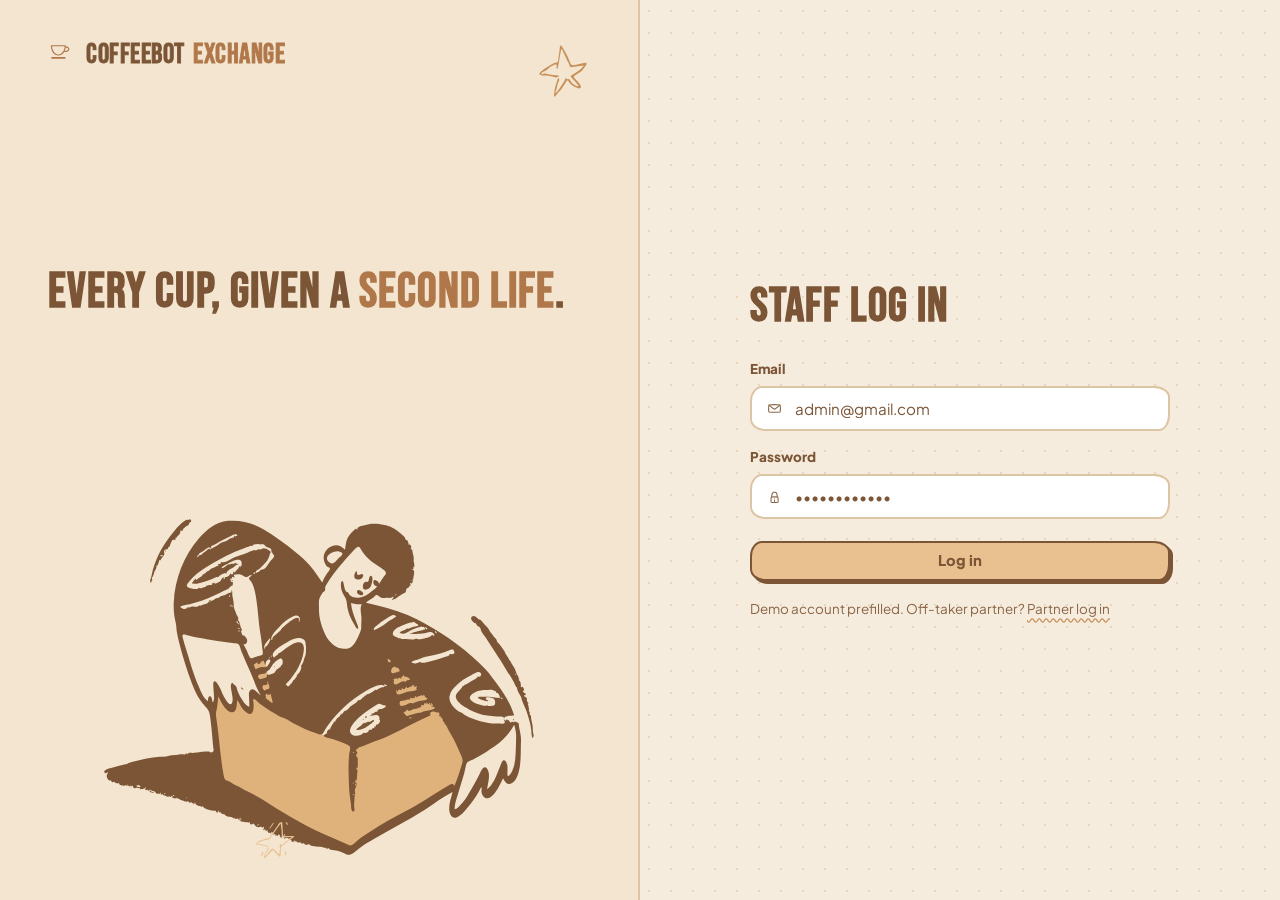
<file: admin/allocation.html>
<!DOCTYPE html>
<html lang="en">
<head>
<meta charset="UTF-8">
<meta name="viewport" content="width=device-width, initial-scale=1">
<title>Allocation — CoffeeBot Admin</title>
<link rel="stylesheet" href="../assets/css/style.css">
</head>
<body>
  <div id="navMount"></div>
  <main class="main">
    <header class="page-head">
      <div>
        <h1>Allocation</h1>
      </div>
      <div class="head-actions">
        <button class="btn-primary" id="approveAllBtn"><span id="icCheck"></span> Approve all</button>
      </div>
    </header>

    <div id="feedbackBar" style="display:none;"></div>

    <div class="kpis">
      <div class="kpi act"><div class="num" id="sPending">—</div><div class="lbl">Pending requests scored</div></div>
      <div class="kpi act"><div class="num" id="sFulfilled">—</div><div class="lbl">Fully fulfillable this week</div></div>
      <div class="kpi"><div class="num" id="sSupply">—</div><div class="lbl">Dry-ready supply this week (weather-adjusted)</div></div>
    </div>

    <div class="card">
      <div class="card-head">
        <h2>Ranked recommendation</h2>
        <span class="subtext">Scored on quantity, regularity and purpose. Edit an amount or reject a request, with a reason, before approving.</span>
      </div>
      <div class="table-wrap">
        <table class="data-table">
          <thead>
            <tr><th>#</th><th>Requester</th><th>Region</th><th class="num">Requested</th><th class="num">Allocate</th><th class="num">Score</th><th></th></tr>
          </thead>
          <tbody id="rankBody"></tbody>
        </table>
      </div>
    </div>

    <div class="card section-gap">
      <div class="card-head">
        <h2>Override log</h2>
        <span class="subtext">Approved amounts that differ from the recommendation, and rejections, with staff's reasons</span>
      </div>
      <div class="row-list" id="overrideLog"></div>
    </div>

    <div class="card section-gap">
      <div class="card-head">
        <h2>Learned scoring</h2>
        <span class="subtext">Points each purpose adds to a score. Gemini suggests changes from the override log; staff decide.</span>
      </div>
      <div id="weightSuggestions"></div>
      <div class="table-wrap">
        <table class="data-table">
          <thead><tr><th>Purpose</th><th class="num">Points</th><th>Last change</th><th></th></tr></thead>
          <tbody id="weightBody"></tbody>
        </table>
      </div>
    </div>

    <div id="aiMount" class="section-gap"></div>
  </main>
  <div id="footMount"></div>

  <script src="../assets/js/data.js"></script>
  <script src="../assets/js/app.js"></script>
  <script src="../assets/js/config.js"></script>
  <script src="../assets/js/weather.js"></script>
  <script src="../assets/js/ai.js"></script>
  <script src="../assets/js/alerts.js"></script>
  <script>
    const session = CBUI.requireAuth("admin");
    if (session) CB.ready().then(() => {
      CBUI.mount("#navMount", CBUI.topbar({ role: "admin", activePage: "allocation.html" }));
      CBUI.mount("#footMount", CBUI.footer({ role: "admin" }));
      document.getElementById("icCheck").innerHTML = CBUI.icon("check", "icon-sm");

      const esc = CBUI.esc;
      let result = CBAI.recommendAllocation();
      // The row staff are changing: { id, mode: "edit" | "reject" }.
      let editing = null;
      const isEditing = (d, mode) => editing && editing.id === d.id && (!mode || editing.mode === mode);

      // How the purpose was decided, so staff know which ones to double-check.
      function purposeTags(d) {
        const p = d.purposeInfo;
        const tags = [];
        if (p.source === "review") tags.push(`<span class="pill pending" title="Doesn't fit a category. Check before approving.">Needs review</span>`);
        if (p.source === "keywords") tags.push(`<span class="pill region" title="Sorted by keywords in the description. Generate an allocation review to let Gemini check it.">Sorted by keywords</span>`);
        if (p.source === "ai") tags.push(`<span class="pill ${p.benefit === "low" ? "declined" : p.benefit === "high" ? "accepted" : "pending"}" title="${esc(p.reason || "")}">AI: ${esc(p.benefit)} community benefit</span>`);
        return tags.length ? `<div class="alloc-tags">${tags.join("")}</div>` : "";
      }

      function allocateCell(d) {
        if (isEditing(d, "edit")) {
          return `<div class="alloc-edit"><input type="number" id="editKg" min="0" step="0.1" value="${d.recommendedKg}" aria-label="Kilograms to allocate"> kg</div>`;
        }
        if (d.edited) {
          return `${d.recommendedKg} kg<br><span class="alloc-why" title="${esc(d.editReason)}">edited (was ${d.ruleKg} kg)</span>`;
        }
        const why = d.fulfilled ? "" : d.recommendedKg > 0 ? "partial" : "waitlisted";
        return `${d.recommendedKg} kg${why ? `<br><span class="alloc-why">${why}</span>` : ""}`;
      }

      // Every change to the recommendation needs a reason, which goes into the override log.
      function reasonRow(d) {
        if (!isEditing(d)) {
          return d.edited ? `<tr class="alloc-reason-row"><td></td><td colspan="6" class="subtext">Reason for edit: ${esc(d.editReason)}</td></tr>` : "";
        }
        const reject = editing.mode === "reject";
        return `
          <tr class="alloc-reason-row"><td></td><td colspan="6">
            <div class="alloc-reason">
              <label for="editReason">${reject ? `Why reject ${esc(d.customer)}'s request?` : "Why change the amount?"}</label>
              <input type="text" id="editReason" maxlength="500" value="${reject ? "" : esc(d.editReason)}"
                placeholder="${reject ? "e.g. Personal use, not for the community" : "e.g. They only have storage for 2 kg"}">
              <button class="${reject ? "btn-danger" : "btn-primary"} btn-sm" data-${reject ? "confirm-reject" : "save"}="${d.id}">${reject ? "Reject request" : "Save"}</button>
              <button class="btn-secondary btn-sm" data-cancel="${d.id}">Cancel</button>
            </div>
          </td></tr>`;
      }

      function actionButtons(d) {
        if (isEditing(d)) return "";
        return `<button class="btn-primary btn-sm" data-approve="${d.id}">Approve</button>
          <button class="btn-secondary btn-sm" data-edit="${d.id}">Edit</button>
          ${d.edited ? `<button class="btn-secondary btn-sm" data-reset="${d.id}" title="Go back to the recommended amount">Reset</button>` : ""}
          <button class="btn-danger btn-sm" data-reject="${d.id}">Reject</button>`;
      }

      function render() {
        result = CBAI.recommendAllocation();
        const { decisions, supply } = result;

        document.getElementById("sPending").textContent = decisions.length;
        document.getElementById("sFulfilled").textContent = decisions.filter((d) => d.fulfilled).length;
        document.getElementById("sSupply").textContent = supply.toFixed(supply < 1 ? 2 : 1) + " kg";

        document.getElementById("rankBody").innerHTML = decisions.length
          ? decisions.map((d, i) => {
            const note = d.useCase && d.useCase !== d.purposeInfo.purpose.label ? ` · ${esc(d.useCase)}` : "";
            return `
            <tr>
              <td>${i + 1}</td>
              <td style="min-width:220px;"><strong>${esc(d.customer)}</strong>
                <div class="subtext" style="font-size:.78rem;">${esc(d.frequency)} · <strong>${esc(d.purposeInfo.purpose.label)}</strong>${note}</div>
                ${purposeTags(d)}</td>
              <td><span class="pill region">${esc(CB.regionName(d.region))}</span></td>
              <td class="num">${d.volumeKg} kg</td>
              <td class="num" style="font-weight:700;color:${d.fulfilled ? "var(--ok)" : "var(--warn)"};">${allocateCell(d)}</td>
              <td class="num">${d.score}</td>
              <td><div class="alloc-actions">${actionButtons(d)}</div></td>
            </tr>${reasonRow(d)}`;
          }).join("")
          : `<tr><td colspan="7" class="empty-note" style="text-align:center;padding:24px;">No pending requests — everything's been decided.</td></tr>`;

        const on = (attr, fn) => document.querySelectorAll(`[data-${attr}]`).forEach((b) =>
          b.addEventListener("click", () => fn(decisions.find((d) => d.id === b.getAttribute(`data-${attr}`)))));
        const open = (d, mode) => { editing = { id: d.id, mode }; render(); };
        on("approve", approveOne);
        on("edit", (d) => { open(d, "edit"); document.getElementById("editKg")?.select(); });
        on("reject", (d) => { open(d, "reject"); document.getElementById("editReason")?.focus(); });
        on("cancel", () => { editing = null; render(); });
        on("reset", (d) => { CBAI.setAllocationEdit(d.id, null); render(); });
        on("save", saveEdit);
        on("confirm-reject", rejectOne);
        ["editKg", "editReason"].forEach((id) => document.getElementById(id)?.addEventListener("keydown", (e) => {
          const d = decisions.find((x) => editing && x.id === editing.id);
          if (e.key === "Enter") (editing.mode === "reject" ? rejectOne : saveEdit)(d);
          if (e.key === "Escape") { editing = null; render(); }
        }));

        renderLog();
        renderWeights();
      }

      // Suggestions staff dismissed, as "purposeId:points", so they stay hidden here.
      const DISMISS_KEY = "coffeebot_weight_dismissed_v1";
      function dismissed() {
        try {
          return JSON.parse(localStorage.getItem(DISMISS_KEY) || "[]");
        } catch (e) {
          return [];
        }
      }
      function dismiss(s) {
        try {
          localStorage.setItem(DISMISS_KEY, JSON.stringify([...dismissed(), s.purposeId + ":" + s.suggestedPoints]));
        } catch (e) {}
        render();
      }

      function changeWeight(purposeId, points, reason, source) {
        CB.addWeightChange({
          purpose: purposeId, points, previousPoints: CB.purposePoints(purposeId),
          reason, source, createdAt: Date.now(),
        }).then(() => {
          showFeedback(`${esc(CB.purposeById(purposeId).label)} now adds ${points} points. Scores are updated.`);
          render();
        }).catch((err) => CBUI.toast("Couldn't change the scoring: " + err.message));
      }

      function renderWeights() {
        const hidden = dismissed();
        const suggestions = CBAI.weightSuggestions().filter((s) => !hidden.includes(s.purposeId + ":" + s.suggestedPoints));
        document.getElementById("weightSuggestions").innerHTML = suggestions.map((s, i) => {
          const now = CB.purposePoints(s.purposeId);
          return `
            <div class="weight-suggestion">
              <div>
                <strong>Gemini suggests ${esc(CB.purposeById(s.purposeId).label)}: ${now} → ${s.suggestedPoints} points</strong>
                <div class="subtext">${esc(s.reason)}</div>
              </div>
              <div class="alloc-actions">
                <button class="btn-primary btn-sm" data-apply-weight="${i}">Apply</button>
                <button class="btn-secondary btn-sm" data-dismiss-weight="${i}">Dismiss</button>
              </div>
            </div>`;
        }).join("");

        document.getElementById("weightBody").innerHTML = CB.PURPOSES.map((p) => {
          const points = CB.purposePoints(p.id);
          const last = CB.lastWeightChange(p.id);
          return `
            <tr>
              <td>${esc(p.label)}</td>
              <td class="num"><strong>${points}</strong>${points !== p.points ? `<br><span class="alloc-why">default ${p.points}</span>` : ""}</td>
              <td class="subtext" style="font-size:.82rem;">${last
                ? `${last.previousPoints} → ${last.points} · ${last.source === "ai" ? "Gemini suggestion, applied by staff" : "Staff"} · ${CB.fmtDate(last.createdAt)}<br>“${esc(last.reason)}”`
                : "Default"}</td>
              <td>${points !== p.points ? `<button class="btn-secondary btn-sm" data-reset-weight="${p.id}">Reset</button>` : ""}</td>
            </tr>`;
        }).join("");

        document.querySelectorAll("[data-apply-weight]").forEach((b) => b.addEventListener("click", () => {
          const s = suggestions[b.dataset.applyWeight];
          changeWeight(s.purposeId, s.suggestedPoints, s.reason, "ai");
        }));
        document.querySelectorAll("[data-dismiss-weight]").forEach((b) => b.addEventListener("click", () => dismiss(suggestions[b.dataset.dismissWeight])));
        document.querySelectorAll("[data-reset-weight]").forEach((b) => b.addEventListener("click", () => {
          const p = CB.purposeById(b.dataset.resetWeight);
          changeWeight(p.id, p.points, "Reset to the default", "staff");
        }));
      }

      function reasonValue() {
        const reason = document.getElementById("editReason").value.trim();
        if (!reason) {
          CBUI.toast("Add a reason. It goes into the override log.");
          document.getElementById("editReason").focus();
        }
        return reason;
      }

      function saveEdit(d) {
        const kg = parseFloat(document.getElementById("editKg").value);
        if (!(kg >= 0)) return CBUI.toast("Enter an amount of 0 kg or more.");
        const reason = reasonValue();
        if (!reason) return;
        CBAI.setAllocationEdit(d.id, Math.round(kg * 100) / 100, reason);
        editing = null;
        render();
      }

      function renderLog() {
        const log = (CB.getState().overrides || []).slice(0, 10);
        document.getElementById("overrideLog").innerHTML = log.length
          ? log.map((o) => `
            <div class="row">
              <div class="row-main">
                <div class="title">${esc(o.customer)} · ${o.action === "rejected"
                  ? `rejected (recommended ${o.recommendedKg} kg)`
                  : `${o.allocatedKg} kg approved, recommended ${o.recommendedKg} kg`}</div>
                <div class="meta">“${esc(o.reason)}”</div>
                <div class="meta">${esc(o.purpose)} · ${o.requestedKg} kg requested · ${CB.fmtDate(o.createdAt)}</div>
              </div>
              <span class="pill ${o.action === "rejected" ? "declined" : "pending"}">${o.action}</span>
            </div>`).join("")
          : '<div class="empty-note">No overrides yet. Edited amounts and rejections show up here once they are approved or rejected.</div>';
      }

      // One log entry per decision that differed from the rules. Saved one at a
      // time so each gets its own id.
      function logOverrides(entries) {
        return entries.reduce((p, o) => p.then(() => CB.addOverride({ ...o, createdAt: Date.now() })), Promise.resolve());
      }
      const overrideEntry = (d, action, allocatedKg, reason) => ({
        requestId: d.id, customer: d.customer, purpose: d.purposeInfo.purpose.label, action,
        requestedKg: d.volumeKg, recommendedKg: d.ruleKg, allocatedKg, reason,
      });
      const logFailed = (err) => CBUI.toast("Saved, but the override log couldn't be updated: " + err.message);

      function showFeedback(msg) {
        const bar = document.getElementById("feedbackBar");
        bar.className = "feedback-bar";
        bar.innerHTML = CBUI.icon("check", "icon-sm") + msg;
        bar.style.display = "flex";
        setTimeout(() => (bar.style.display = "none"), 4000);
      }

      // Approving saves the amount allocated with the request, so the partner
      // sees it, and logs any edited amount with its reason.
      function approve(decisions) {
        const ids = decisions.map((d) => d.id);
        const kg = Object.fromEntries(decisions.map((d) => [d.id, d.recommendedKg]));
        return CB.setRequestStatus(ids, "accepted", kg).then(() => {
          ids.forEach((id) => CBAI.setAllocationEdit(id, null));
          return logOverrides(decisions.filter((d) => d.edited)
            .map((d) => overrideEntry(d, "edited", d.recommendedKg, d.editReason))).catch(logFailed);
        });
      }

      function approveOne(d) {
        approve([d]).then(() => {
          showFeedback(`${d.recommendedKg} kg approved for ${esc(d.customer)}.`);
          render();
        }).catch((err) => CBUI.toast("Couldn't approve: " + err.message));
      }

      function rejectOne(d) {
        const reason = reasonValue();
        if (!reason) return;
        CB.setRequestStatus([d.id], "declined").then(() => {
          CBAI.setAllocationEdit(d.id, null);
          editing = null;
          showFeedback(`Request from ${esc(d.customer)} rejected.`);
          return logOverrides([overrideEntry(d, "rejected", 0, reason)]).catch(logFailed);
        }).then(render).catch((err) => CBUI.toast("Couldn't reject: " + err.message));
      }

      document.getElementById("approveAllBtn").addEventListener("click", () => {
        const pending = new Set(CB.getState().requests.filter((r) => r.status === "pending").map((r) => r.id));
        const decisions = result.decisions.filter((d) => pending.has(d.id));
        approve(decisions).then(() => {
          if (decisions.length) showFeedback(`${decisions.length} request${decisions.length > 1 ? "s" : ""} approved for this week's allocation.`);
          render();
        }).catch((err) => CBUI.toast("Couldn't approve: " + err.message));
      });

      render();
      // New partner requests show up when you return to the tab.
      document.addEventListener("cb:synced", render);
      // Allocation draws on weather-adjusted supply, so redo it once a fresh forecast arrives.
      CBWeather.load().then(render).catch(() => {});

      CBUI.aiGenerator({
        container: "#aiMount",
        task: "allocation",
        title: "Allocation review",
        buttonLabel: "Generate",
        // Gemini sorts "Others" purposes, which changes the scores.
        onGenerated: render,
      });
    });
  </script>
</body>
</html>
</file>
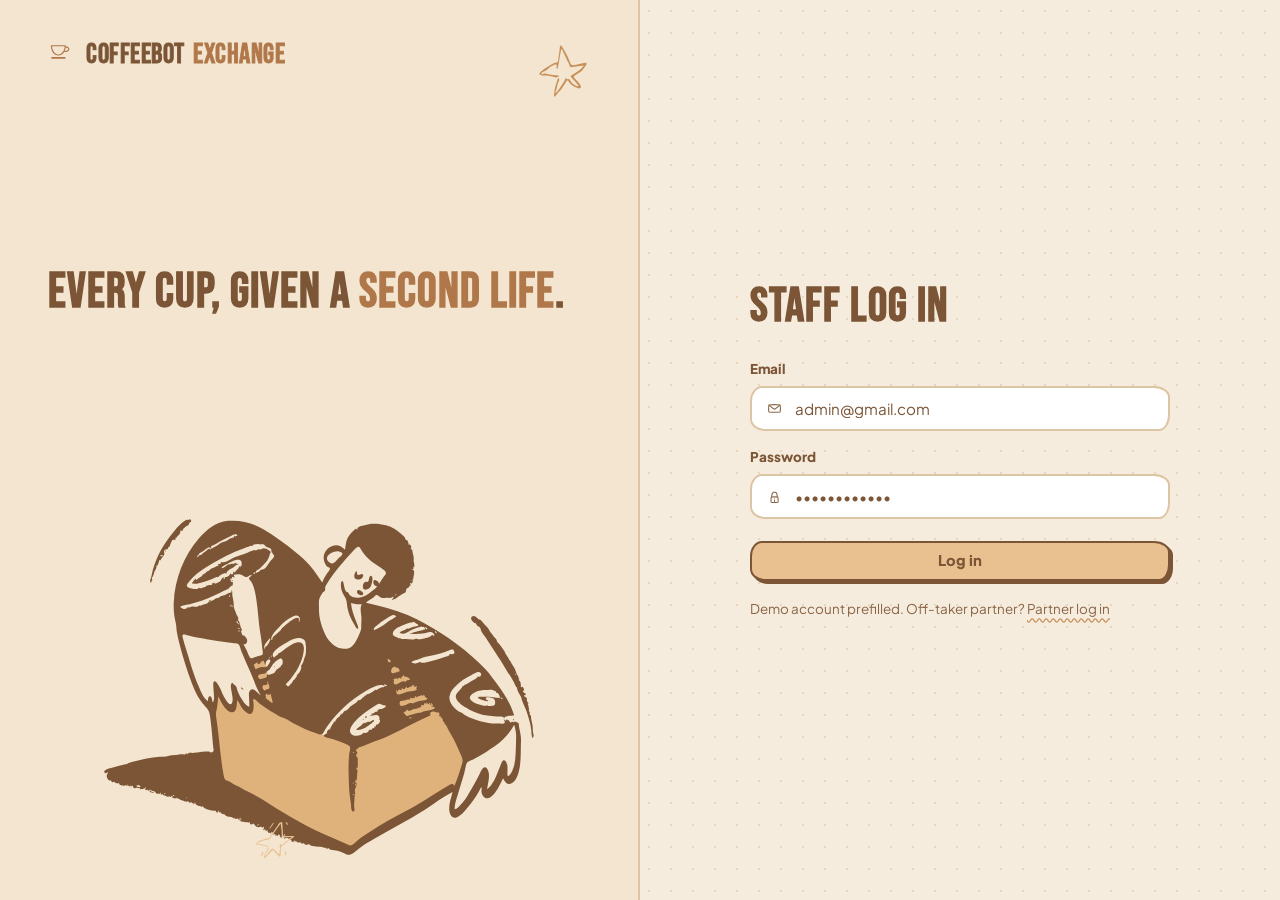
<file: admin/forecast.html>
<!DOCTYPE html>
<html lang="en">
<head>
<meta charset="UTF-8">
<meta name="viewport" content="width=device-width, initial-scale=1">
<title>Forecast — CoffeeBot Admin</title>
<link rel="stylesheet" href="../assets/css/style.css">
</head>
<body>
  <div id="navMount"></div>
  <main class="main">
    <header class="page-head">
      <div>
        <h1>Forecast</h1>
      </div>
      <div class="head-actions">
        <a class="btn-primary" href="allocation.html">Plan this week's allocation <span id="icArrow"></span></a>
      </div>
    </header>

    <div class="kpis">
      <div class="kpi"><div class="num" id="sWet">—</div><div class="lbl">Wet grounds coming in (7 days)</div></div>
      <div class="kpi"><div class="num" id="sDry">—</div><div class="lbl">Dry-ready to hand over (weather-adjusted)</div></div>
      <div class="kpi info"><div class="num" id="sPoor">—</div><div class="lbl">Poor drying days ahead</div></div>
      <div class="kpi info"><div class="num" id="sPeak">—</div><div class="lbl">Highest-supply region</div></div>
    </div>

    <div class="tabs" role="tablist">
      <button type="button" class="tab" role="tab" data-tab="supply">Supply</button>
      <button type="button" class="tab" role="tab" data-tab="weather">Drying weather</button>
      <button type="button" class="tab" role="tab" data-tab="accuracy">Accuracy</button>
      <button type="button" class="tab" role="tab" data-tab="ai">AI read</button>
    </div>

    <section data-panel="supply" class="layout-1-1 even">
      <div class="card">
        <div class="card-head">
          <h2>Intake vs. dry-ready</h2>
          <span class="subtext">kg per day, all regions</span>
        </div>
        <div id="forecastChart"></div>
        <div class="legend">
          <span><i style="background:var(--predicted);"></i>Wet intake</span>
          <span><i style="background:var(--caramel);"></i>Dry-ready (after drying &amp; weather)</span>
        </div>
      </div>

      <div class="card">
        <div class="card-head">
          <h2>By region this week</h2>
          <span class="subtext">wet in → dry out</span>
        </div>
        <div id="regionRows"></div>
      </div>
    </section>

    <section data-panel="weather" id="weatherMount"></section>

    <section data-panel="accuracy" class="layout-1-1 even">
      <div class="card">
        <div class="card-head">
          <h2>Forecast accuracy</h2>
          <span class="subtext">Predicted vs. actual wet kg, last 6 weeks</span>
        </div>
        <div id="accuracyChart"></div>
        <div class="legend">
          <span><i style="background:var(--predicted);"></i>Predicted</span>
          <span><i style="background:var(--caramel);"></i>Actual</span>
        </div>
      </div>

      <div class="card">
        <div class="card-head"><h2>How the numbers work</h2></div>
        <ul class="ai-list" id="method"></ul>
        <div class="card-doodle" id="methodDoodle" style="max-width:170px;margin:12px auto 0;"></div>
      </div>
    </section>

    <section data-panel="ai" id="aiMount"></section>
  </main>
  <div id="footMount"></div>

  <script src="../assets/js/data.js"></script>
  <script src="../assets/js/app.js"></script>
  <script src="../assets/js/config.js"></script>
  <script src="../assets/js/weather.js"></script>
  <script src="../assets/js/ai.js"></script>
  <script src="../assets/js/alerts.js"></script>
  <script>
    const session = CBUI.requireAuth("admin");
    if (session) CB.ready().then(() => {
      CBUI.mount("#navMount", CBUI.topbar({ role: "admin", activePage: "forecast.html" }));
      CBUI.mount("#footMount", CBUI.footer({ role: "admin" }));
      document.getElementById("icArrow").innerHTML = CBUI.icon("arrow", "icon-sm");

      const A = CB.ASSUMPTIONS;
      const sum = (arr) => arr.reduce((a, b) => a + b, 0);
      const kg = (n) => (n < 1 ? n.toFixed(2) : n.toFixed(1)) + " kg";

      function render() {
        const wet = CBAI.forecastByRegion(7);
        const dry = CBAI.dryForecastByRegion(7);
        const wetDaily = wet[0].values.map((_, i) => sum(wet.map((f) => f.values[i])));
        const dryDaily = dry[0].values.map((_, i) => sum(dry.map((f) => f.values[i])));
        const weather = CBWeather.cached();
        const labels = wetDaily.map((_, i) => i === 0 ? "Today" :
          new Date(Date.now() + i * 86400000).toLocaleDateString("en-SG", { weekday: "short" }));

        document.getElementById("sWet").textContent = kg(sum(wetDaily));
        document.getElementById("sDry").textContent = kg(sum(dryDaily));
        document.getElementById("sPoor").textContent = weather ? weather.filter((d) => d.rating === "poor").length + " of 7" : "—";
        const peak = wet.reduce((best, f) => (!best || sum(f.values) > sum(best.values) ? f : best), null);
        document.getElementById("sPeak").textContent = peak.region.name;

        CBUI.barChart({
          container: "#forecastChart",
          labels,
          series: [
            { values: wetDaily.map((v) => +v.toFixed(2)), color: "var(--predicted)" },
            { values: dryDaily.map((v) => +v.toFixed(2)), color: "var(--caramel)" },
          ],
          height: 240,
          formatY: (v) => v + "kg",
        });

        const maxWet = Math.max(...wet.map((f) => sum(f.values)));
        document.getElementById("regionRows").innerHTML = wet.map((f, i) => {
          const w = sum(f.values), d = sum(dry[i].values);
          return `
            <div class="bar-row">
              <div class="flex-between"><span>${f.region.name} <span class="subtext" style="font-size:.78rem;">${f.region.location}</span></span>
                <strong>${kg(w)} → ${kg(d)}</strong></div>
              <div class="bar-track"><div class="bar-fill" style="width:${Math.round((d / maxWet) * 100)}%;"></div></div>
            </div>`;
        }).join("") + CB.REGIONS.filter((r) => !r.collectable).map((r) =>
          `<p class="subtext" style="font-size:.82rem;margin-top:12px;">${r.name}: ${r.note}</p>`).join("");
      }
      render();

      CBWeather.card("#weatherMount", { title: "Drying weather", onUpdate: render });

      document.getElementById("method").innerHTML = [
        `Each coffee cup leaves ~${A.gramsPerCoffeeCup}g of wet grounds; about ${Math.round(A.coffeeShareOfBeverages * 100)}% of drinks sold are coffee.`,
        `Wet intake comes from recent collections (trend + 7-day average), split by each site's cups per month.`,
        `Drying leaves ${A.dryGramsPerCup.min}–${A.dryGramsPerCup.max}g per cup, so dry-ready ≈ ${Math.round(CB.DRY_RATIO * 100)}% of the wet weight.`,
        `Grounds rest ${A.restDays.min}–${A.restDays.max} days first. Each day then dries at 100% (good), 60% (fair) or 30% (poor) based on rain and humidity.`,
      ].map((t) => `<li>${t}</li>`).join("");
      document.getElementById("methodDoodle").innerHTML = CBUI.doodle("sitting-reading");

      // 6-week accuracy chart — illustrative predicted-vs-actual pairs at the
      // scale of the four collection sites (~3–4 kg wet a week).
      const weeks = ["Wk -6", "Wk -5", "Wk -4", "Wk -3", "Wk -2", "Last wk"];
      const predicted = [3.6, 3.9, 3.5, 4.1, 3.8, 4.0];
      const actual =    [3.4, 4.0, 3.7, 3.9, 4.1, 3.9];
      const renderAccuracy = () => CBUI.barChart({
        container: "#accuracyChart",
        labels: weeks,
        series: [
          { values: predicted, color: "var(--predicted)" },
          { values: actual, color: "var(--caramel)" },
        ],
        height: 240,
        formatY: (v) => v + "kg",
      });

      CBUI.aiGenerator({
        container: "#aiMount",
        task: "forecast",
        title: "Forecast read",
        buttonLabel: "Generate",
      });

      CBUI.tabs({ onShow: (tab) => {
        if (tab === "supply") render();
        if (tab === "accuracy") renderAccuracy();
      } });
    });
  </script>
</body>
</html>
</file>
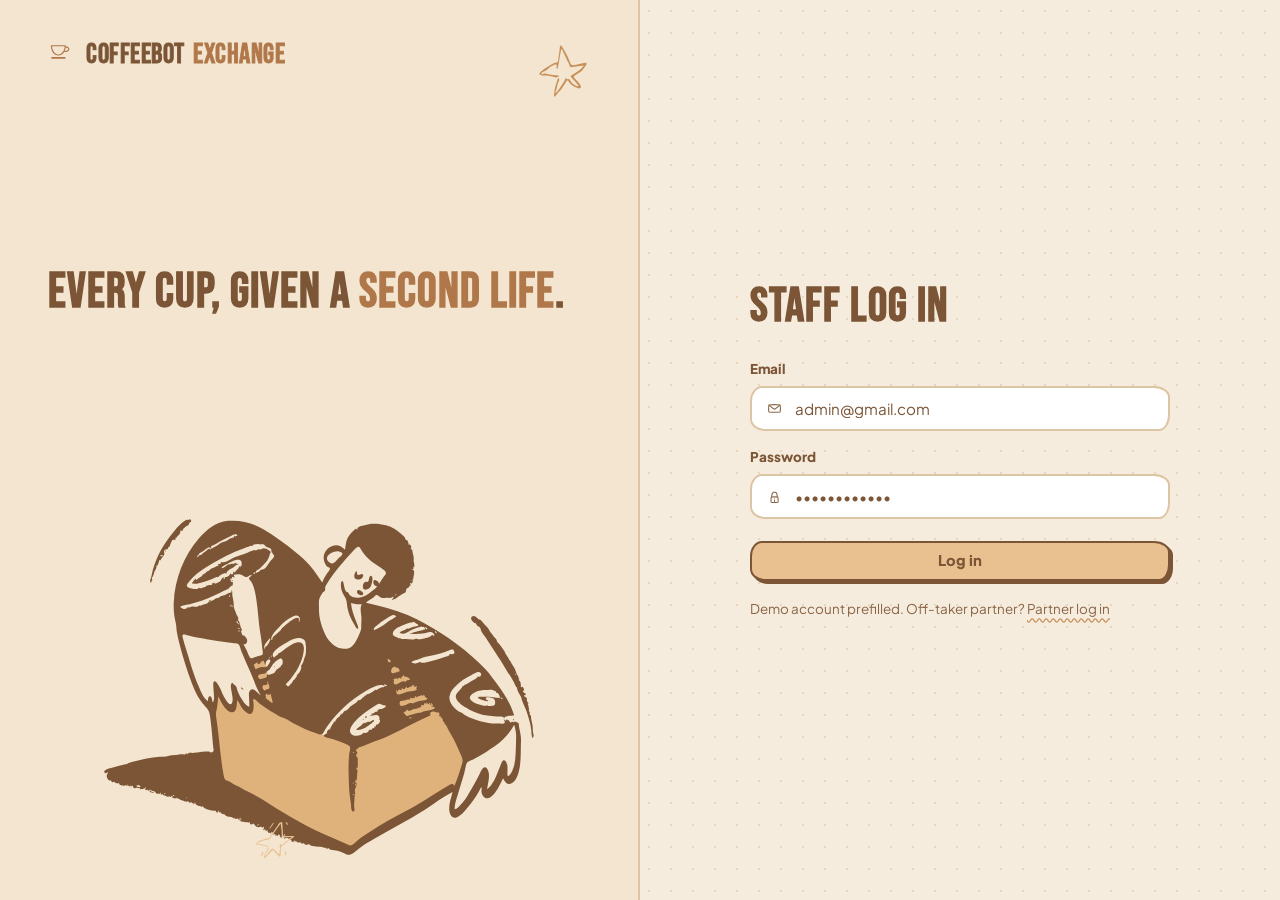
<file: admin/login.html>
<!DOCTYPE html>
<html lang="en">
<head>
<meta charset="UTF-8">
<meta name="viewport" content="width=device-width, initial-scale=1">
<title>Staff Log In — CoffeeBot Exchange</title>
<link rel="stylesheet" href="../assets/css/style.css">
</head>
<body>
  <div class="auth-shell">
    <aside class="auth-art">
      <a href="../index.html" class="brand" id="brandLink">CoffeeBot <em>Exchange</em></a>
      <h2>Every cup, given a <em>second life</em>.</h2>
      <div id="authArt"></div>
    </aside>
    <main class="auth-panel">
      <div class="login-card">
        <h1>Staff log in</h1>

        <form id="loginForm">
          <div class="field">
            <label for="email">Email</label>
            <div class="input-box">
              <span id="mailIcon"></span>
              <input type="email" id="email" placeholder="admin@gmail.com" required value="admin@gmail.com">
            </div>
          </div>
          <div class="field">
            <label for="password">Password</label>
            <div class="input-box">
              <span id="lockIcon"></span>
              <input type="password" id="password" placeholder="••••••••" required value="coffeebot123">
            </div>
          </div>
          <button type="submit" class="btn-primary full" style="margin-top:6px;">Log in</button>
        </form>
        <p class="subtext" style="margin-top:18px;font-size:.84rem;">Demo account prefilled. Off-taker partner? <a class="link" href="../customer/login.html">Partner log in</a></p>
      </div>
    </main>
  </div>

  <script src="../assets/js/data.js"></script>
  <script src="../assets/js/app.js"></script>
  <script>
    document.getElementById("mailIcon").innerHTML = CBUI.icon("mail","icon-sm");
    document.getElementById("lockIcon").innerHTML = CBUI.icon("lock","icon-sm");
    document.getElementById("brandLink").insertAdjacentHTML("afterbegin", CBUI.icon("cup"));
    document.getElementById("authArt").outerHTML = CBUI.doodle("unboxing") + CBUI.mark("star", "a") + CBUI.mark("sparkle", "b");

    if (CB.getState().auth.admin) window.location.href = "home.html";

    document.getElementById("loginForm").addEventListener("submit", function (e) {
      e.preventDefault();
      const email = document.getElementById("email").value.trim() || "admin@gmail.com";
      CBUI.loginAndRedirect(email);
    });
  </script>
</body>
</html>
</file>
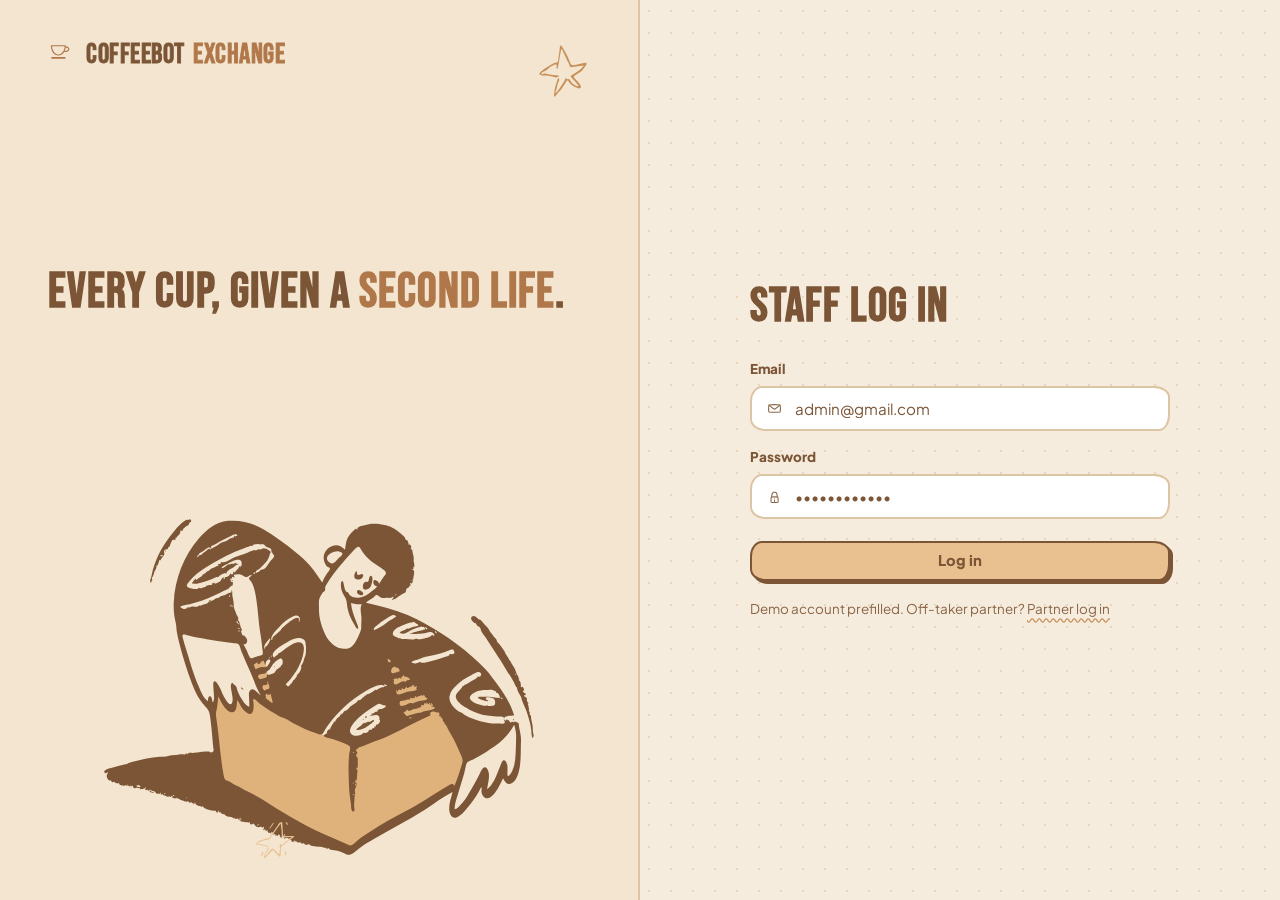
<file: admin/operations.html>
<!DOCTYPE html>
<html lang="en">
<head>
<meta charset="UTF-8">
<meta name="viewport" content="width=device-width, initial-scale=1">
<title>Operations — CoffeeBot Admin</title>
<link rel="stylesheet" href="../assets/css/style.css">
</head>
<body>
  <div id="navMount"></div>
  <main class="main">
    <header class="page-head">
      <div>
        <h1>Requests &amp; impact</h1>
      </div>
    </header>

    <div class="tabs" role="tablist">
      <button type="button" class="tab" role="tab" data-tab="requests">Requests</button>
      <button type="button" class="tab" role="tab" data-tab="impact">Impact</button>
    </div>

    <section data-panel="requests">
      <div id="feedbackBar" style="display:none;"></div>

      <div class="card">
        <div class="card-head">
          <h2>Pending &amp; recent requests</h2>
          <button class="btn-secondary btn-sm" id="approveAllBtn"><span id="icCheck"></span> Accept all pending</button>
        </div>
        <div class="row-list" id="requestsList"></div>
      </div>
    </section>

    <section data-panel="impact">
      <div class="kpis">
        <div class="kpi eco"><div class="num" id="aCo2">—</div><div class="lbl">Cumulative CO₂e saved</div></div>
        <div class="kpi info"><div class="num" id="aTopSegment">—</div><div class="lbl">Top region by volume</div></div>
        <div class="kpi eco"><div class="num" id="aSoil">—</div><div class="lbl">Avg. soil improvement rating</div></div>
        <div class="kpi info"><div class="num" id="aAccuracy">—</div><div class="lbl">Forecast accuracy (6-wk avg)</div></div>
      </div>

      <div class="layout-2-1">
        <div class="card">
          <div class="card-head">
            <h2>Waste diverted by day</h2>
            <span class="subtext">Last 7 days, kg</span>
          </div>
          <div id="wasteChart"></div>
        </div>

        <aside class="card">
          <div class="card-head">
            <h2>Volume by region</h2>
          </div>
          <div id="segmentBars"></div>
          <div class="card-doodle" id="opsDoodle"></div>
        </aside>
      </div>
    </section>
  </main>
  <div id="footMount"></div>

  <script src="../assets/js/data.js"></script>
  <script src="../assets/js/app.js"></script>
  <script src="../assets/js/config.js"></script>
  <script src="../assets/js/weather.js"></script>
  <script src="../assets/js/ai.js"></script>
  <script src="../assets/js/alerts.js"></script>
  <script>
    const session = CBUI.requireAuth("admin");
    if (session) CB.ready().then(() => {
      CBUI.mount("#navMount", CBUI.topbar({ role: "admin", activePage: "operations.html" }));
      CBUI.mount("#footMount", CBUI.footer({ role: "admin" }));
      document.getElementById("icCheck").innerHTML = CBUI.icon("check", "icon-sm");
      document.getElementById("opsDoodle").innerHTML = CBUI.doodle("sitting-reading");

      function showFeedback(msg) {
        const bar = document.getElementById("feedbackBar");
        bar.className = "feedback-bar";
        bar.innerHTML = CBUI.icon("check", "icon-sm") + msg;
        bar.style.display = "flex";
        setTimeout(() => (bar.style.display = "none"), 4000);
      }

      function renderRequests() {
        const state = CB.getState();
        const list = [...state.requests].sort((a, b) => b.createdAt - a.createdAt);
        document.getElementById("requestsList").innerHTML = list.map((r) => `
          <div class="row">
            <div class="row-main">
              <div class="title">${CBUI.esc(r.customer)} <span class="pill region" style="margin-left:6px;">${CB.regionName(r.region)}</span></div>
              <div class="meta">${CBUI.esc(r.useCase)}</div>
              ${r.address ? `<div class="meta">${CBUI.esc(r.address)}</div>` : ""}
              <div class="meta">${r.volumeKg} kg · ${r.frequency} · ${CB.fmtDate(r.createdAt)}</div>
            </div>
            <div class="row-actions">
              ${r.status === "pending" ? `
                <button class="btn-secondary btn-sm" data-decline="${r.id}">Decline</button>
                <button class="btn-primary btn-sm" data-accept="${r.id}">Accept</button>
              ` : `<span class="pill ${r.status}">${r.status}</span>`}
            </div>
          </div>`).join("");

        list.filter((r) => r.status === "pending").forEach((r) => {
          document.querySelector(`[data-accept="${r.id}"]`)?.addEventListener("click", () => decide(r.id, "accepted"));
          document.querySelector(`[data-decline="${r.id}"]`)?.addEventListener("click", () => decide(r.id, "declined"));
        });
      }

      function decide(id, status) {
        const req = CB.getState().requests.find((r) => r.id === id);
        CB.setRequestStatus([id], status).then(() => {
          showFeedback(`Request from ${req ? req.customer : id} ${status}.`);
          renderRequests();
        }).catch((err) => CBUI.toast("Couldn't update request: " + err.message));
      }

      document.getElementById("approveAllBtn").addEventListener("click", () => {
        const ids = CB.getState().requests.filter((r) => r.status === "pending").map((r) => r.id);
        CB.setRequestStatus(ids, "accepted").then(() => {
          if (ids.length) showFeedback(`${ids.length} pending request${ids.length > 1 ? "s" : ""} accepted.`);
          renderRequests();
        }).catch((err) => CBUI.toast("Couldn't update requests: " + err.message));
      });

      renderRequests();
      // New partner requests show up when you return to the tab.
      document.addEventListener("cb:synced", renderRequests);

      /* ---------- analytics ---------- */
      const state = CB.getState();
      const totalCo2 = state.partners.reduce((a, p) => a + p.co2eKg, 0);
      document.getElementById("aCo2").textContent = "~" + totalCo2.toFixed(1) + " kg";

      const byRegionVol = {};
      state.partners.forEach((p) => { byRegionVol[p.region] = (byRegionVol[p.region] || 0) + p.kgReceived; });
      const topRegionId = Object.keys(byRegionVol).sort((a, b) => byRegionVol[b] - byRegionVol[a])[0];
      document.getElementById("aTopSegment").textContent = topRegionId ? CB.regionName(topRegionId) : "—";

      const avgSoil = state.usageLogs.length
        ? (state.usageLogs.reduce((a, u) => a + u.soilRating, 0) / state.usageLogs.length).toFixed(1)
        : "—";
      document.getElementById("aSoil").textContent = avgSoil + (state.usageLogs.length ? " / 5" : "");

      document.getElementById("aAccuracy").textContent = "91%"; // see Forecast page for the full accuracy chart

      // waste-by-day chart (last 7 of the stored history)
      const hist = state.wasteHistory.slice(-7);
      function renderWasteChart() {
        CBUI.barChart({
          container: "#wasteChart",
          labels: hist.map((h) => new Date(h.date).toLocaleDateString("en-SG", { weekday: "short" })),
          series: [{ values: hist.map((h) => h.kg), color: "var(--caramel)" }],
          formatY: (v) => v + "kg",
        });
      }

      // volume-by-region proportional bars
      const totalVol = CB.REGIONS.reduce((a, r) => a + (byRegionVol[r.id] || 0), 0) || 1;
      document.getElementById("segmentBars").innerHTML = CB.REGIONS.map((r) => {
        const v = byRegionVol[r.id] || 0;
        const pct = Math.round((v / totalVol) * 100);
        return `
          <div class="bar-row">
            <div class="flex-between"><span>${r.name} <span class="subtext" style="font-size:.78rem;">${r.location}</span></span><strong>${v.toFixed(1)} kg · ${pct}%</strong></div>
            <div class="bar-track"><div class="bar-fill" style="width:${pct}%;"></div></div>
          </div>`;
      }).join("");

      CBUI.tabs({ onShow: (tab) => { if (tab === "impact") renderWasteChart(); } });
    });
  </script>
</body>
</html>
</file>
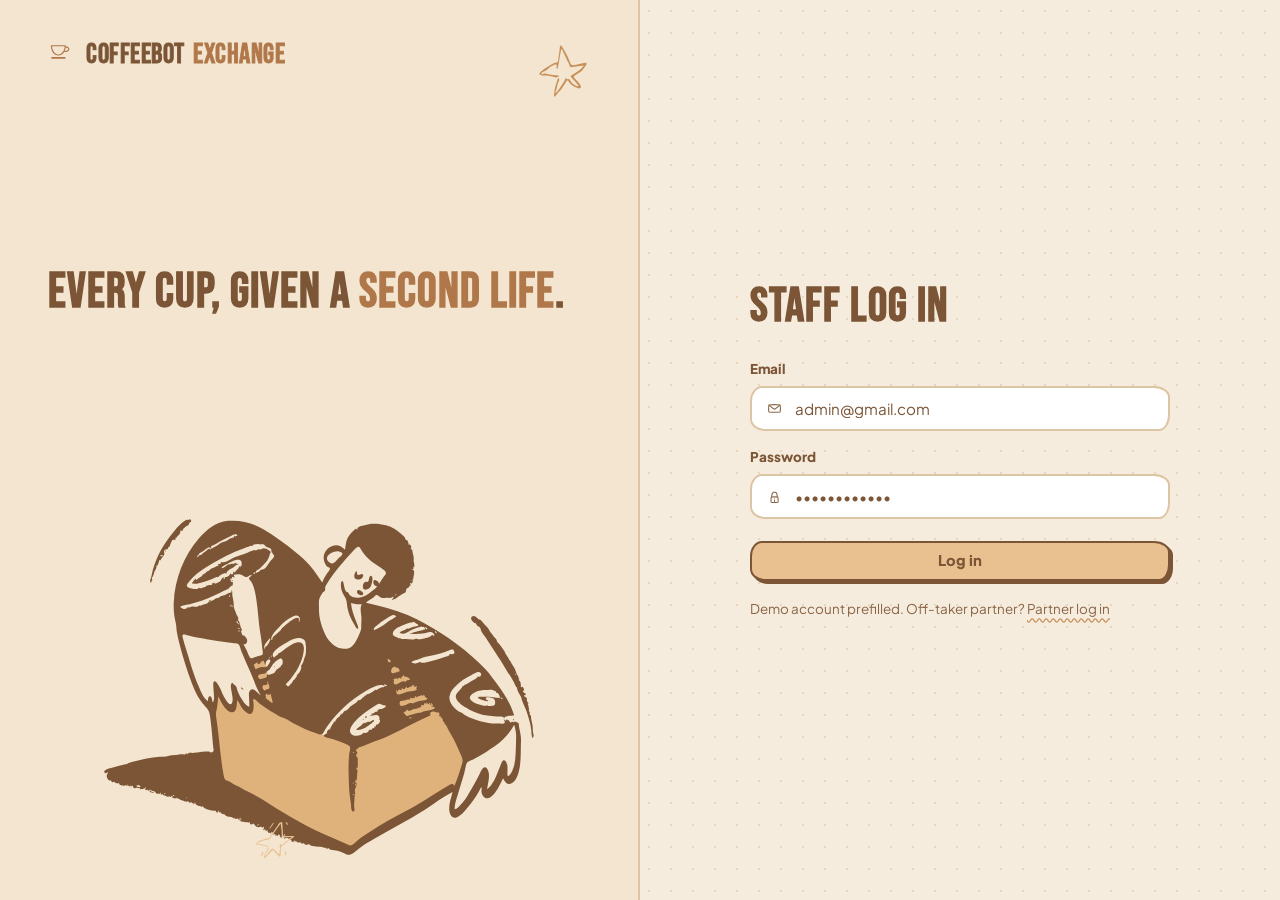
<file: admin/upload.html>
<!DOCTYPE html>
<html lang="en">
<head>
<meta charset="UTF-8">
<meta name="viewport" content="width=device-width, initial-scale=1">
<title>Log Collection — CoffeeBot Admin</title>
<link rel="stylesheet" href="../assets/css/style.css">
</head>
<body>
  <div id="navMount"></div>
  <main class="main">
    <header class="page-head">
      <div>
        <h1>Log a collection</h1>
      </div>
    </header>

    <div class="layout-2-1">
      <div class="stack">
        <div class="card">
          <div class="card-head"><h2>New collection</h2></div>
          <form id="uploadForm">
            <div class="field">
              <label for="uRegion">Region</label>
              <div class="input-box"><select id="uRegion" required></select></div>
              <span class="hint" id="regionHint"></span>
            </div>
            <div class="field">
              <label for="uAddress">Collection address</label>
              <div class="input-box"><input type="text" id="uAddress" placeholder="e.g. 11 Woodlands Square" required></div>
              <span class="hint">The machine or site the grounds were collected from.</span>
            </div>
            <div class="field">
              <label for="uKg">Wet grounds collected (kg)</label>
              <div class="input-box"><input type="number" id="uKg" placeholder="1.0" step="0.1" min="0.1" required></div>
            </div>
            <button type="submit" class="btn-primary">Log collection</button>
          </form>
        </div>

        <div class="card">
          <div class="card-head"><h2>Recent collections</h2></div>
          <div class="table-wrap">
            <table class="data-table">
              <thead><tr><th>Region</th><th>Address</th><th class="num">Kg</th><th>Collected</th></tr></thead>
              <tbody id="collectionsList"></tbody>
            </table>
          </div>
        </div>
      </div>

      <aside class="stack">
        <div class="card">
          <div class="card-head"><h2>Site baselines</h2></div>
          <div class="row-list" id="baselines"></div>
          <div class="card-doodle" id="uploadDoodle"></div>
        </div>
      </aside>
    </div>
  </main>
  <div id="footMount"></div>

  <script src="../assets/js/data.js"></script>
  <script src="../assets/js/app.js"></script>
  <script src="../assets/js/config.js"></script>
  <script src="../assets/js/weather.js"></script>
  <script src="../assets/js/ai.js"></script>
  <script src="../assets/js/alerts.js"></script>
  <script>
    const session = CBUI.requireAuth("admin");
    if (session) CB.ready().then(() => {
      CBUI.mount("#navMount", CBUI.topbar({ role: "admin", activePage: "upload.html" }));
      CBUI.mount("#footMount", CBUI.footer({ role: "admin" }));
      // ?region=north (from a "missing data" alert) preselects that region.
      const wanted = new URLSearchParams(location.search).get("region");
      document.getElementById("uRegion").innerHTML = CBUI.regionOptions(wanted, { collectableOnly: true });
      document.getElementById("uploadDoodle").innerHTML = CBUI.doodle("unboxing");

      function updateHint() {
        const r = CB.regionById(document.getElementById("uRegion").value);
        document.getElementById("regionHint").textContent =
          r ? `~${r.cupsPerMonth} cups/month · ~${CB.dailyGroundsKg(r).toFixed(2)} kg wet a day · ~${CB.ASSUMPTIONS.minutesPerMachine} min to collect` : "";
      }
      document.getElementById("uRegion").addEventListener("change", updateHint);
      updateHint();

      document.getElementById("baselines").innerHTML = CB.REGIONS.map((r) => `
        <div class="row">
          <div class="row-main">
            <div class="title">${r.name}</div>
            <div class="meta">${r.collectable ? `${r.location} · ~${r.cupsPerMonth.toLocaleString("en-SG")} cups/month` : r.note}</div>
          </div>
          ${r.collectable
            ? `<strong style="white-space:nowrap;text-align:right;">${CB.monthlyGroundsKg(r).toFixed(1)} kg<span class="subtext" style="font-weight:400;"> wet/mo</span>
               <span class="subtext" style="display:block;font-size:.78rem;font-weight:600;">~${CB.dryKg(CB.monthlyGroundsKg(r)).toFixed(1)} kg dried</span></strong>`
            : `<span class="pill region">No collection</span>`}
        </div>`).join("");

      function renderCollections() {
        const state = CB.getState();
        const list = [...state.collections].sort((a, b) => b.collectedAt - a.collectedAt).slice(0, 10);
        document.getElementById("collectionsList").innerHTML = list.map((c) => `
          <tr>
            <td><span class="pill region">${CB.regionName(c.region)}</span></td>
            <td>${CBUI.esc(c.address || CB.regionById(c.region).location)}</td>
            <td class="num"><strong>${c.kg}</strong></td>
            <td>${CB.fmtDate(c.collectedAt)}</td>
          </tr>`).join("");
      }
      renderCollections();

      document.getElementById("uploadForm").addEventListener("submit", function (e) {
        e.preventDefault();
        const region = document.getElementById("uRegion").value;
        const kg = parseFloat(document.getElementById("uKg").value) || 0;
        const address = document.getElementById("uAddress").value.trim();
        const btn = e.submitter;
        if (btn) btn.disabled = true;
        CB.addCollection({ region, address, kg, collectedAt: Date.now() }).then(() => {
          CBUI.toast("Collection logged.");
          document.getElementById("uploadForm").reset();
          updateHint();
          renderCollections();
          CBAlerts.refresh();
        }).catch((err) => CBUI.toast("Couldn't log collection: " + err.message))
          .finally(() => { if (btn) btn.disabled = false; });
      });
    });
  </script>
</body>
</html>
</file>
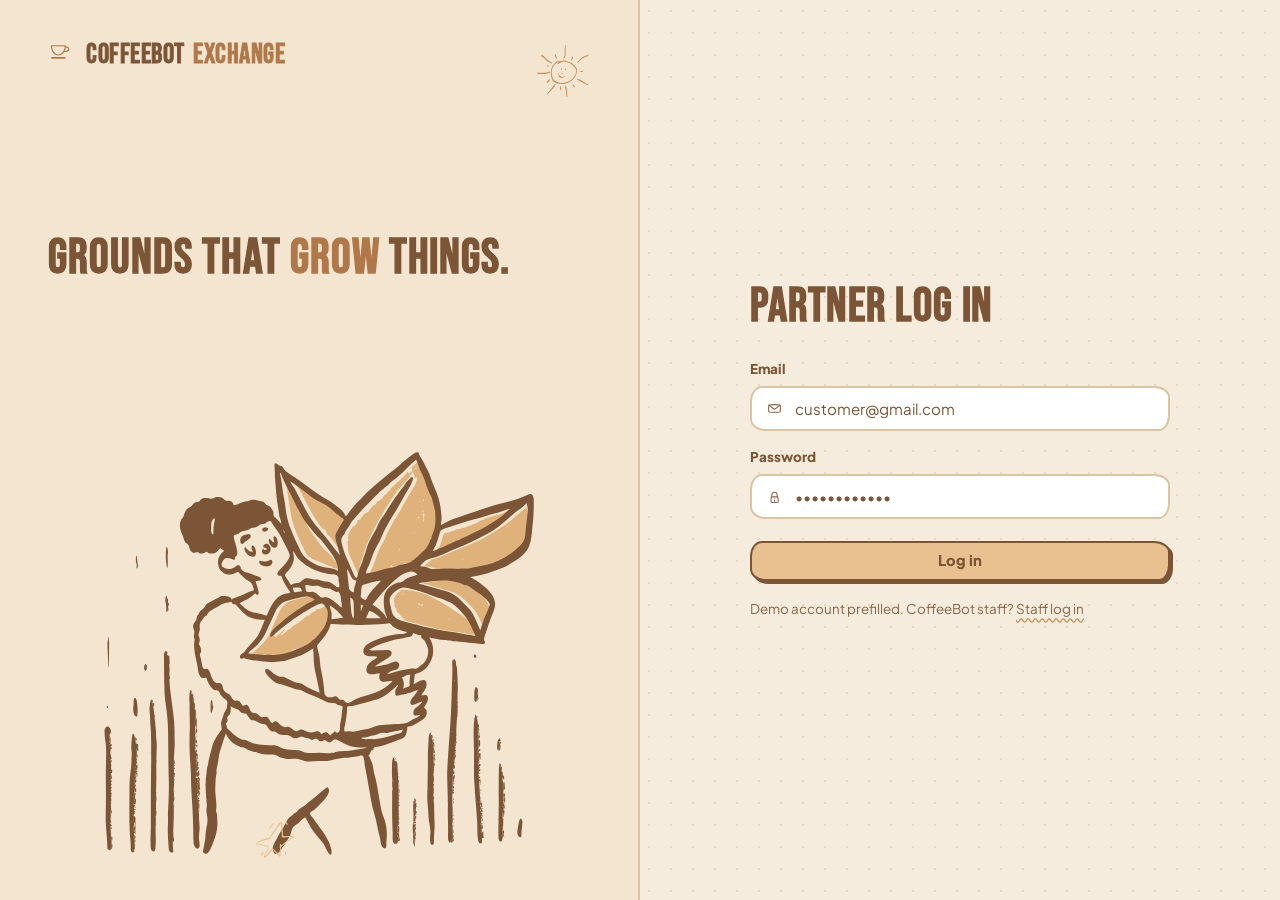
<file: customer/dashboard.html>
<!DOCTYPE html>
<html lang="en">
<head>
<meta charset="UTF-8">
<meta name="viewport" content="width=device-width, initial-scale=1">
<title>Impact — CoffeeBot Exchange</title>
<link rel="stylesheet" href="../assets/css/style.css">
</head>
<body>
  <div id="navMount"></div>
  <main class="main">
    <header class="page-head">
      <div>
        <h1>What your grounds became</h1>
      </div>
      <div class="head-actions">
        <a class="btn-primary" href="order.html#usage">Log usage</a>
      </div>
    </header>

    <div class="kpis">
      <div class="kpi"><div class="num" id="statKg">—</div><div class="lbl">Grounds received to date</div></div>
      <div class="kpi eco"><div class="num" id="statCo2">—</div><div class="lbl">CO₂e saved (est.)</div></div>
      <div class="kpi eco"><div class="num" id="statRating">—</div><div class="lbl">Avg. soil rating</div></div>
      <div class="kpi eco"><div class="num" id="statLogs">—</div><div class="lbl">Weeks logged</div></div>
    </div>

    <div class="layout-2-1">
      <div class="stack">
        <div class="card">
          <div class="card-head">
            <h2>Compost produced by week</h2>
            <span class="pill region" id="regionPill"></span>
          </div>
          <div id="compostChart"></div>
        </div>
      </div>

      <aside class="card">
        <div class="card-head">
          <h2>Usage log</h2>
        </div>
        <div class="row-list" id="usageLog"></div>
      </aside>
    </div>
  </main>
  <div id="footMount"></div>

  <script src="../assets/js/data.js"></script>
  <script src="../assets/js/app.js"></script>
  <script src="../assets/js/config.js"></script>
  <script>
    const session = CBUI.requireAuth("customer");
    if (session) CB.ready().then(() => {
      CBUI.mount("#navMount", CBUI.topbar({ role: "customer", activePage: "dashboard.html" }));
      CBUI.mount("#footMount", CBUI.footer({ role: "customer" }));
      const MY_NAME = "Simei RC Community Garden";
      const MY_REGION = "east";
      document.getElementById("regionPill").textContent = CB.regionName(MY_REGION);

      const state = CB.getState();
      const partner = state.partners.find((p) => p.name === MY_NAME);
      const myUsage = state.usageLogs.filter((u) => u.customer === MY_NAME);

      document.getElementById("statKg").textContent = (partner ? partner.kgReceived : 0).toFixed(1) + " kg";
      document.getElementById("statCo2").textContent = "~" + (partner ? partner.co2eKg : 0).toFixed(1) + " kg";
      const avgRating = myUsage.length ? (myUsage.reduce((a, u) => a + u.soilRating, 0) / myUsage.length).toFixed(1) : "—";
      document.getElementById("statRating").textContent = avgRating + (myUsage.length ? " / 5" : "");
      document.getElementById("statLogs").textContent = myUsage.length;

      // Weekly compost chart — bucket usage logs (+ a little demo history) into the last 6 weeks.
      const weeks = ["Wk 1", "Wk 2", "Wk 3", "Wk 4", "Wk 5", "Wk 6"];
      const demoBase = [3.2, 4.0, 3.6, 5.1, 4.4, 0];
      const now = Date.now(), msWeek = 7 * 86400000;
      const actual = [0, 0, 0, 0, 0, 0];
      myUsage.forEach((u) => {
        const weeksAgo = Math.floor((now - u.loggedAt) / msWeek);
        const idx = 5 - weeksAgo;
        if (idx >= 0 && idx < 6) actual[idx] += u.compostKg;
      });
      const values = demoBase.map((b, i) => Math.round((b + actual[i]) * 10) / 10);

      CBUI.barChart({
        container: "#compostChart",
        labels: weeks,
        series: [{ values, color: "var(--caramel)" }],
        height: 240,
        formatY: (v) => v + "kg",
      });

      const list = document.getElementById("usageLog");
      list.innerHTML = myUsage.length
        ? myUsage.map((u) => `
          <div class="row">
            <div class="row-main">
              <div class="title">${u.compostKg} kg compost made</div>
              <div class="meta">Soil rating ${u.soilRating}/5 · ~${(u.compostKg * 2.8).toFixed(1)} kg CO₂e saved (est.)</div>
              <div class="meta">${CB.fmtDate(u.loggedAt)}</div>
            </div>
          </div>`).join("")
        : '<div class="empty-note">No usage logged yet. <a href="order.html#usage" style="text-decoration:underline;">Log your first week</a></div>';
    });
  </script>
</body>
</html>
</file>
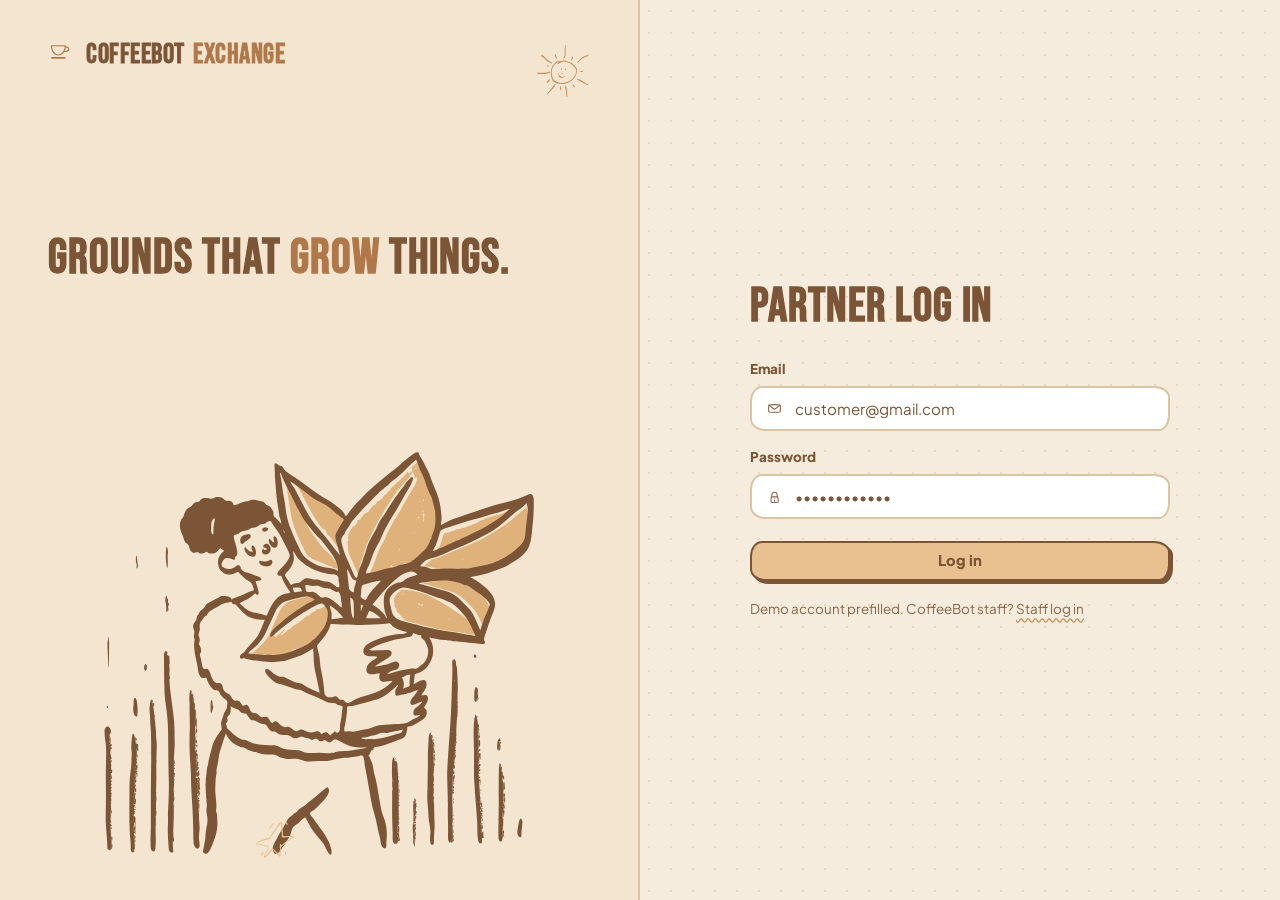
<file: customer/home.html>
<!DOCTYPE html>
<html lang="en">
<head>
<meta charset="UTF-8">
<meta name="viewport" content="width=device-width, initial-scale=1">
<title>Home — CoffeeBot Exchange</title>
<link rel="stylesheet" href="../assets/css/style.css">
</head>
<body>
  <div id="navMount"></div>
  <main class="main">
    <header class="page-head">
      <div>
        <h1 id="greeting">Hello</h1>
      </div>
      <div class="head-actions">
        <a class="btn-secondary" href="order.html#usage">Log last week's usage</a>
        <a class="btn-primary" href="order.html">Request grounds <span id="icUpload"></span></a>
      </div>
    </header>

    <div class="kpis">
      <div class="kpi"><div class="num" id="statTotalKg">—</div><div class="lbl">Grounds received to date</div></div>
      <div class="kpi eco"><div class="num" id="statCo2">—</div><div class="lbl">CO₂e saved (est.)</div></div>
      <div class="kpi act"><div class="num" id="statPending">—</div><div class="lbl">Pending requests</div></div>
    </div>

    <div class="layout-2-1">
      <div class="card">
        <div class="card-head">
          <h2>Recent requests</h2>
          <a class="subtext link" href="past-orders.html">Full history</a>
        </div>
        <div class="row-list" id="recentRequests"></div>
      </div>

      <aside class="card">
        <div class="card-head">
          <h2>Collection point</h2>
          <span class="pill region">Pickup</span>
        </div>
        <h3 id="siteName"></h3>
        <p class="subtext" id="siteMeta" style="margin-top:6px;"></p>
        <div class="card-doodle" id="siteDoodle"></div>
      </aside>
    </div>
  </main>
  <div id="footMount"></div>

  <script src="../assets/js/data.js"></script>
  <script src="../assets/js/app.js"></script>
  <script src="../assets/js/config.js"></script>
  <script>
    const session = CBUI.requireAuth("customer");
    if (session) CB.ready().then(() => {
      CBUI.mount("#navMount", CBUI.topbar({ role: "customer", activePage: "home.html" }));
      CBUI.mount("#footMount", CBUI.footer({ role: "customer" }));
      document.getElementById("greeting").textContent = "Hello, " + session.email.split("@")[0];
      document.getElementById("icUpload").innerHTML = CBUI.icon("arrow", "icon-sm");
      document.getElementById("siteDoodle").innerHTML = CBUI.doodle("plant");

      const state = CB.getState();
      const myName = "Simei RC Community Garden"; // demo identity for this logged-in off-taker
      // Requests carry the email they were sent from; older seeded ones only have the name.
      const mine = state.requests
        .filter((r) => (r.email ? r.email === session.email : r.customer === myName))
        .sort((a, b) => b.createdAt - a.createdAt);
      const myPartner = state.partners.find((p) => p.name === myName);

      document.getElementById("statTotalKg").textContent = (myPartner ? myPartner.kgReceived : 0).toFixed(1) + " kg";
      document.getElementById("statCo2").textContent = "~" + (myPartner ? myPartner.co2eKg : 0).toFixed(1) + " kg";
      document.getElementById("statPending").textContent = mine.filter((r) => r.status === "pending").length;

      document.getElementById("siteName").textContent = CB.PICKUP_POINT.name;
      document.getElementById("siteMeta").textContent = CB.PICKUP_POINT.address;

      const list = document.getElementById("recentRequests");
      if (mine.length === 0) {
        list.innerHTML = '<div class="empty-note">No requests yet.</div>';
      } else {
        list.innerHTML = mine
          .slice(0, 4)
          .map(
            (r) => `
          <div class="row">
            <div class="row-main">
              <div class="title">${CBUI.esc(r.useCase)}</div>
              <div class="meta">${CBUI.esc(r.customer)} · ${r.volumeKg} kg · ${CBUI.esc(r.frequency)} · ${CB.fmtDate(r.createdAt)}</div>
              ${r.status === "accepted" && r.allocatedKg !== undefined && r.allocatedKg < r.volumeKg
                ? `<div class="meta"><strong>${r.allocatedKg} kg allocated</strong> of ${r.volumeKg} kg requested</div>` : ""}
            </div>
            <span class="pill ${r.status}">${r.status}</span>
          </div>`
          )
          .join("");
      }
    });
  </script>
</body>
</html>
</file>
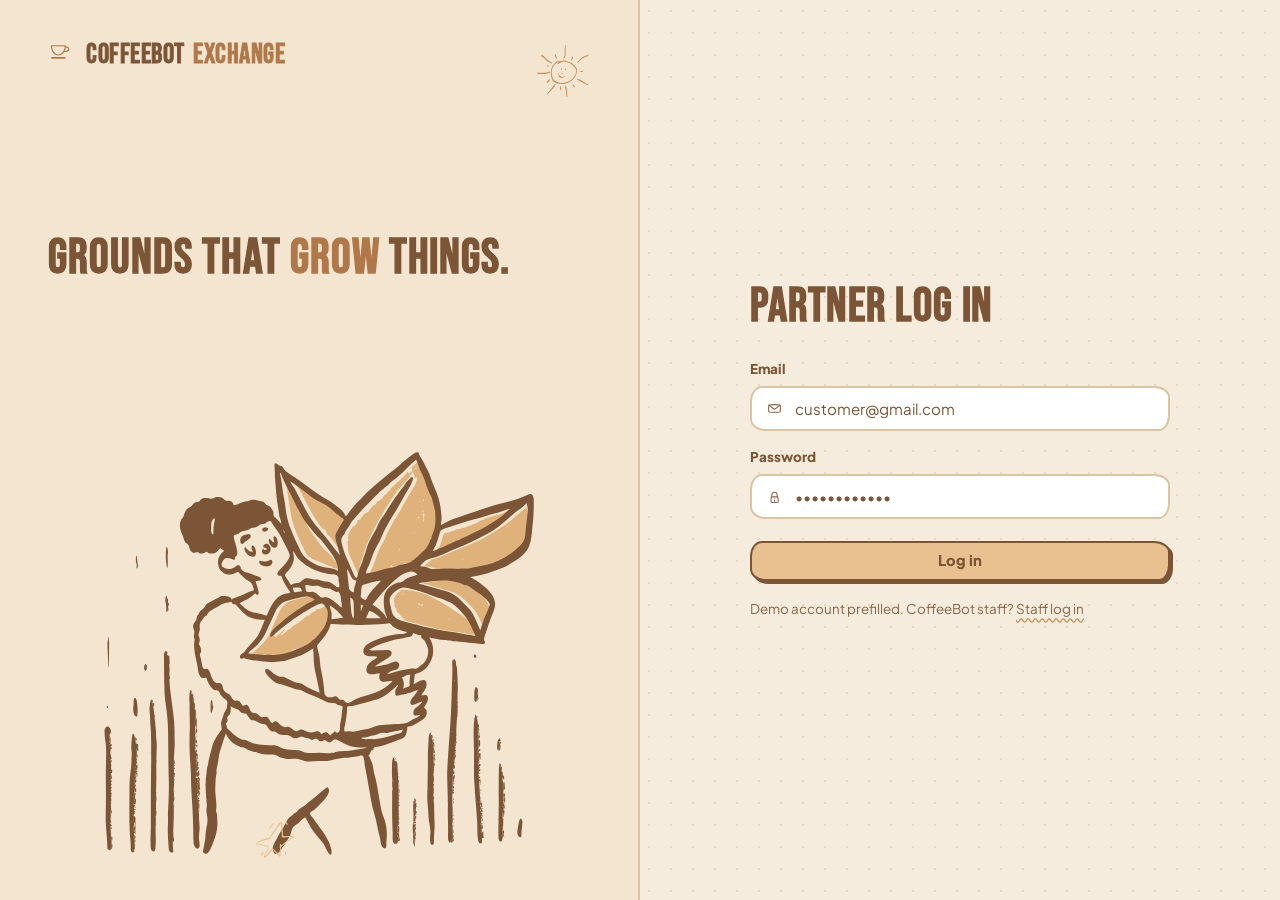
<file: customer/login.html>
<!DOCTYPE html>
<html lang="en">
<head>
<meta charset="UTF-8">
<meta name="viewport" content="width=device-width, initial-scale=1">
<title>Partner Log In — CoffeeBot Exchange</title>
<link rel="stylesheet" href="../assets/css/style.css">
</head>
<body>
  <div class="auth-shell">
    <aside class="auth-art">
      <a href="../index.html" class="brand" id="brandLink">CoffeeBot <em>Exchange</em></a>
      <h2>Grounds that <em>grow</em> things.</h2>
      <div id="authArt"></div>
    </aside>
    <main class="auth-panel">
      <div class="login-card">
        <h1>Partner log in</h1>

        <form id="loginForm">
          <div class="field">
            <label for="email">Email</label>
            <div class="input-box">
              <span id="mailIcon"></span>
              <input type="email" id="email" placeholder="customer@gmail.com" required value="customer@gmail.com">
            </div>
          </div>
          <div class="field">
            <label for="password">Password</label>
            <div class="input-box">
              <span id="lockIcon"></span>
              <input type="password" id="password" placeholder="••••••••" required value="coffeebot123">
            </div>
          </div>
          <button type="submit" class="btn-primary full" style="margin-top:6px;">Log in</button>
        </form>
        <p class="subtext" style="margin-top:18px;font-size:.84rem;">Demo account prefilled. CoffeeBot staff? <a class="link" href="../admin/login.html">Staff log in</a></p>
      </div>
    </main>
  </div>

  <script src="../assets/js/data.js"></script>
  <script src="../assets/js/app.js"></script>
  <script>
    document.getElementById("mailIcon").innerHTML = CBUI.icon("mail","icon-sm");
    document.getElementById("lockIcon").innerHTML = CBUI.icon("lock","icon-sm");
    document.getElementById("brandLink").insertAdjacentHTML("afterbegin", CBUI.icon("cup"));
    document.getElementById("authArt").outerHTML = CBUI.doodle("plant") + CBUI.mark("sun", "a") + CBUI.mark("sparkle", "b");

    // Already logged in? skip straight to home.
    if (CB.getState().auth.customer) window.location.href = "home.html";

    document.getElementById("loginForm").addEventListener("submit", function (e) {
      e.preventDefault();
      const email = document.getElementById("email").value.trim() || "customer@gmail.com";
      CBUI.loginAndRedirect(email);
    });
  </script>
</body>
</html>
</file>
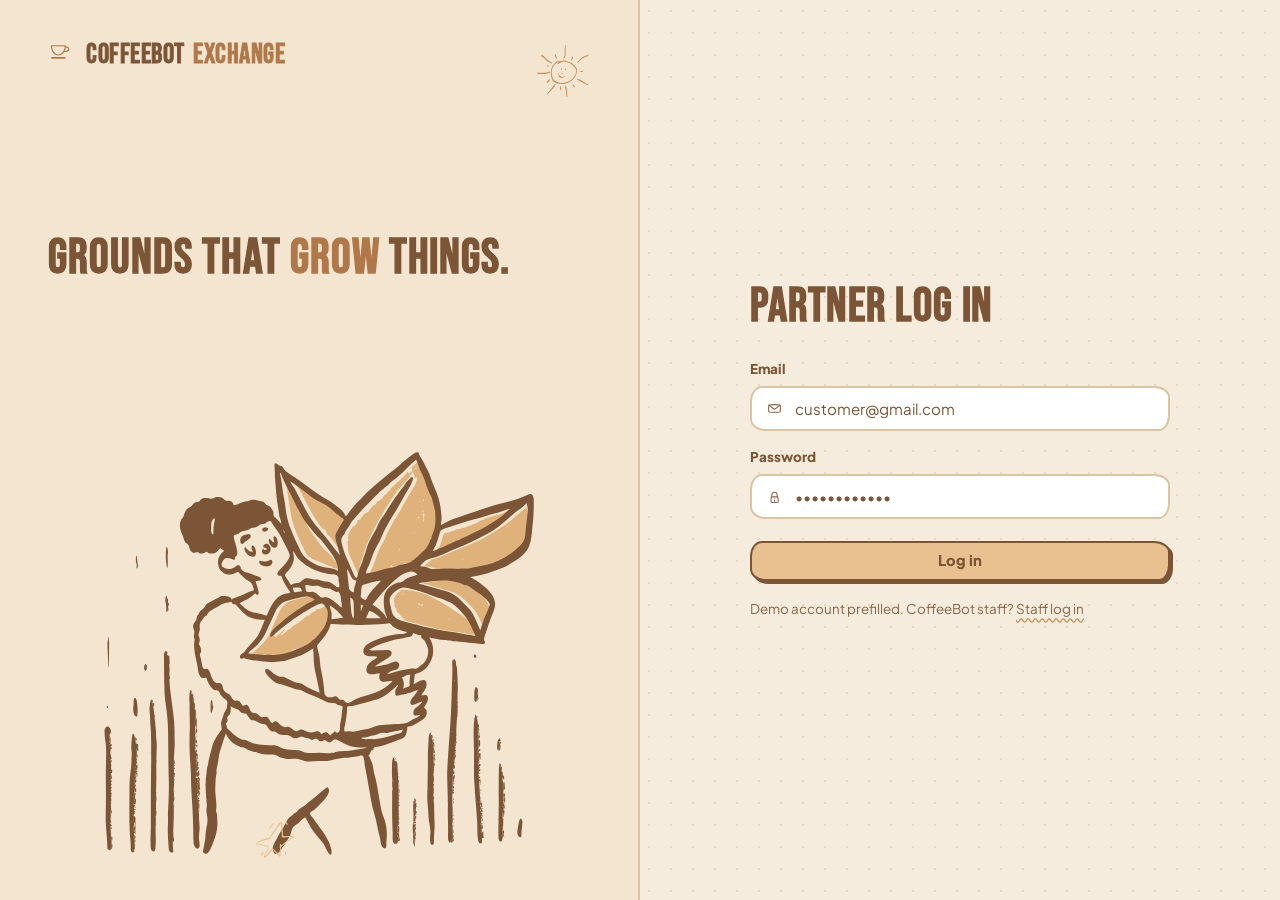
<file: customer/order.html>
<!DOCTYPE html>
<html lang="en">
<head>
<meta charset="UTF-8">
<meta name="viewport" content="width=device-width, initial-scale=1">
<title>Request &amp; Log — CoffeeBot Exchange</title>
<link rel="stylesheet" href="../assets/css/style.css">
</head>
<body>
  <div id="navMount"></div>
  <main class="main">
    <header class="page-head">
      <div>
        <h1>Request grounds, log your impact</h1>
      </div>
    </header>

    <div class="tabs" role="tablist">
      <button type="button" class="tab" role="tab" data-tab="request">Request grounds</button>
      <button type="button" class="tab" role="tab" data-tab="usage">Log usage</button>
    </div>

    <section data-panel="request" class="form-narrow">
      <div class="card" id="requestCard">
        <div class="card-head">
          <h2>This week's request</h2>
          <span class="subtext">Ticket <span id="ticketNo"></span></span>
        </div>
        <form id="requestForm">
          <div class="form-row">
            <div class="field">
              <label for="rName">Your organisation</label>
              <div class="input-box"><input type="text" id="rName" placeholder="e.g. Tampines Community Garden" required></div>
              <span class="hint">The garden, school or group receiving the grounds.</span>
            </div>
            <div class="field">
              <label for="rRegion">Region</label>
              <div class="input-box"><select id="rRegion" required></select></div>
            </div>
          </div>
          <div class="field">
            <label for="rAddress">Address</label>
            <div class="input-box"><input type="text" id="rAddress" placeholder="e.g. 1 Tampines Walk, #01-01" required></div>
            <span class="hint">Where you'll use the grounds.</span>
          </div>
          <div class="field">
            <label for="rPurpose">What will you use the grounds for?</label>
            <div class="input-box"><select id="rPurpose" required></select></div>
          </div>
          <div class="field">
            <label for="rNote" id="rNoteLabel">Tell us more (optional)</label>
            <textarea class="ta" id="rNote" maxlength="1000" placeholder="e.g. Composting for our raised garden beds, shared with residents"></textarea>
            <span class="hint" id="rNoteHint">Anything that helps us understand how the grounds will be reused.</span>
          </div>
          <div class="form-row">
            <div class="field">
              <label for="rVolume">Grounds needed (kg)</label>
              <div class="input-box"><input type="number" id="rVolume" placeholder="1.5" step="0.1" min="0.1" required></div>
            </div>
            <div class="field">
              <label for="rFreq">Pickup frequency</label>
              <div class="input-box">
                <select id="rFreq">
                  <option>Weekly</option>
                  <option>Fortnightly</option>
                  <option>One-off</option>
                </select>
              </div>
            </div>
          </div>
          <div class="field">
            <label for="rBid">Price per kg (optional)</label>
            <div class="input-box"><input type="number" id="rBid" placeholder="0.00" step="0.10" min="0"></div>
            <span class="hint">$0 is the norm. Price doesn't improve your chances — what you'll use the grounds for does.</span>
          </div>
          <button type="submit" class="btn-primary">Submit request</button>
        </form>
      </div>

    </section>

    <section data-panel="usage" class="layout-1-1">
      <div class="card">
        <div class="card-head">
          <h2>Log last week's usage</h2>
        </div>
        <form id="usageForm">
          <div class="form-row">
            <div class="field">
              <label for="uCompost">Compost / product made (kg)</label>
              <div class="input-box"><input type="number" id="uCompost" placeholder="1.2" step="0.1" min="0" required></div>
            </div>
            <div class="field">
              <label for="uSoil">Soil health (1–5, self-assessed)</label>
              <div class="input-box"><input type="number" id="uSoil" min="1" max="5" placeholder="4" required></div>
            </div>
          </div>
          <button type="submit" class="btn-primary">Log usage</button>
        </form>
      </div>

      <div class="card">
        <div class="card-head"><h2>Usage history</h2></div>
        <div class="row-list" id="myUsage"></div>
      </div>
    </section>
  </main>
  <div id="footMount"></div>

  <script src="../assets/js/data.js"></script>
  <script src="../assets/js/app.js"></script>
  <script src="../assets/js/config.js"></script>
  <script>
    const session = CBUI.requireAuth("customer");
    if (session) CB.ready().then(() => {
      CBUI.mount("#navMount", CBUI.topbar({ role: "customer", activePage: "order.html" }));
      CBUI.mount("#footMount", CBUI.footer({ role: "customer" }));
      const MY_NAME = "Simei RC Community Garden";
      const MY_REGION = "east";

      document.getElementById("rRegion").innerHTML = CBUI.regionOptions(MY_REGION);
      const purposeSelect = document.getElementById("rPurpose");
      purposeSelect.innerHTML = '<option value="" disabled selected>Choose a purpose</option>' +
        CB.PURPOSES.map((p) => `<option value="${p.id}">${CBUI.esc(p.label)}</option>`).join("");

      // The explanation is optional, except for "Others", where it's all staff have to go on.
      function syncNote() {
        const other = purposeSelect.value === "other";
        document.getElementById("rNote").required = other;
        document.getElementById("rNoteLabel").textContent = other ? "Describe how you'll use the grounds" : "Tell us more (optional)";
        document.getElementById("rNoteHint").textContent = other
          ? "Required for Others. Staff (with help from AI) use this to decide where your request fits."
          : "Anything that helps us understand how the grounds will be reused.";
      }
      purposeSelect.addEventListener("change", syncNote);

      function renderTicketNo() {
        const state = CB.getState();
        document.getElementById("ticketNo").textContent = "#" + CB.nextId("R", state.requests);
      }
      renderTicketNo();

      function renderUsage() {
        const state = CB.getState();
        const mine = state.usageLogs.filter((u) => u.customer === MY_NAME);
        const list = document.getElementById("myUsage");
        list.innerHTML = mine.length
          ? mine.map((u) => `
            <div class="row">
              <div class="row-main">
                <div class="title">${u.compostKg} kg made · soil rating ${u.soilRating}/5</div>
                <div class="meta">~${(u.compostKg * 2.8).toFixed(1)} kg CO₂e (est.) · ${CB.fmtDate(u.loggedAt)}</div>
              </div>
            </div>`).join("")
          : '<div class="empty-note">No usage logged yet.</div>';
      }
      renderUsage();

      document.getElementById("requestForm").addEventListener("submit", function (e) {
        e.preventDefault();
        const name = document.getElementById("rName").value.trim();
        const region = document.getElementById("rRegion").value;
        const address = document.getElementById("rAddress").value.trim();
        const purpose = purposeSelect.value;
        const purposeNote = document.getElementById("rNote").value.trim();
        const volumeKg = parseFloat(document.getElementById("rVolume").value) || 0;
        const frequency = document.getElementById("rFreq").value;
        const priceOffered = parseFloat(document.getElementById("rBid").value) || 0;

        const btn = e.submitter;
        if (btn) btn.disabled = true;
        CB.addRequest({
          customer: name, email: session.email, region, address,
          // useCase stays the one-line description every list shows.
          purpose, useCase: purposeNote || CB.purposeById(purpose).label,
          ...(purposeNote ? { purposeNote } : {}),
          volumeKg, frequency, priceOffered,
          status: "pending", createdAt: Date.now(),
        }).then(() => {
          CBUI.toast("Request submitted. It's under Recent requests on your Home page.");
          document.getElementById("requestForm").reset();
          document.getElementById("rRegion").value = MY_REGION;
          syncNote();
          renderTicketNo();
        }).catch((err) => CBUI.toast("Couldn't submit request: " + err.message))
          .finally(() => { if (btn) btn.disabled = false; });
      });

      document.getElementById("usageForm").addEventListener("submit", function (e) {
        e.preventDefault();
        const compostKg = parseFloat(document.getElementById("uCompost").value) || 0;
        const soilRating = parseInt(document.getElementById("uSoil").value, 10) || 0;
        const btn = e.submitter;
        if (btn) btn.disabled = true;
        CB.addUsageLog({
          customer: MY_NAME, region: MY_REGION, compostKg, soilRating, loggedAt: Date.now(),
        }).then(() => {
          CBUI.toast("Usage logged.");
          document.getElementById("usageForm").reset();
          renderUsage();
        }).catch((err) => CBUI.toast("Couldn't log usage: " + err.message))
          .finally(() => { if (btn) btn.disabled = false; });
      });

      // Status changes made by staff elsewhere show up when you return to the tab.
      document.addEventListener("cb:synced", () => { renderUsage(); renderTicketNo(); });

      CBUI.tabs();
    });
  </script>
</body>
</html>
</file>
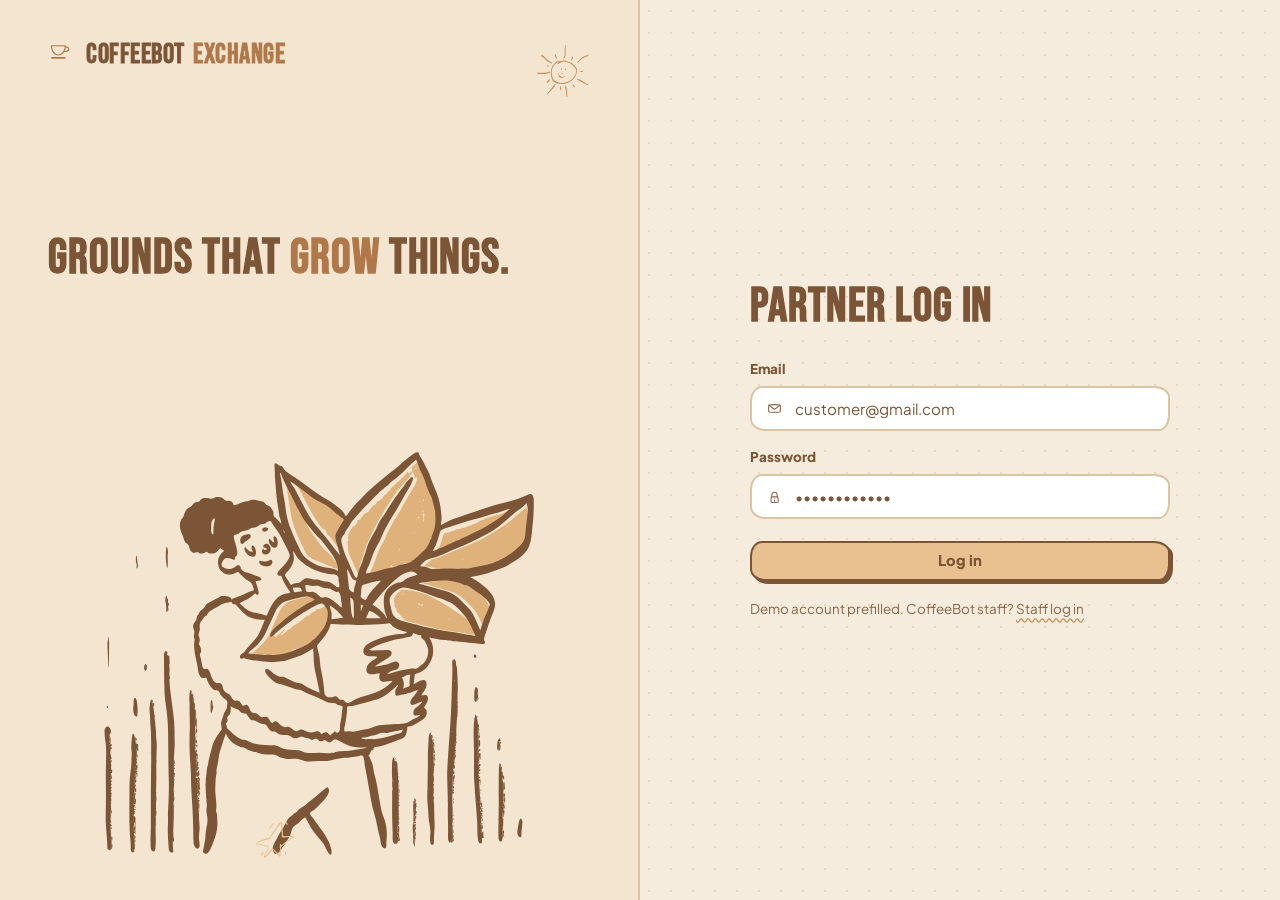
<file: customer/past-orders.html>
<!DOCTYPE html>
<html lang="en">
<head>
<meta charset="UTF-8">
<meta name="viewport" content="width=device-width, initial-scale=1">
<title>Past Orders — CoffeeBot Exchange</title>
<link rel="stylesheet" href="../assets/css/style.css">
</head>
<body>
  <div id="navMount"></div>
  <main class="main">
    <header class="page-head">
      <div>
        <h1>Past orders</h1>
      </div>
      <div class="head-actions">
        <a class="btn-primary" href="order.html">New request</a>
      </div>
    </header>

    <div class="kpis">
      <div class="kpi act"><div class="num" id="sCount">—</div><div class="lbl">Requests made</div></div>
      <div class="kpi act"><div class="num" id="sAccepted">—</div><div class="lbl">Accepted</div></div>
      <div class="kpi act"><div class="num" id="sPending">—</div><div class="lbl">Pending</div></div>
      <div class="kpi"><div class="num" id="sKg">—</div><div class="lbl">Total kg requested</div></div>
    </div>

    <div class="card">
      <div class="table-wrap">
        <table class="data-table">
          <thead>
            <tr><th>Ticket</th><th>Use case</th><th>Region</th><th class="num">Volume</th><th>Frequency</th><th>Date &amp; time</th><th>Status</th></tr>
          </thead>
          <tbody id="ordersBody"></tbody>
        </table>
      </div>
      <div id="emptyNote" class="empty-note" style="display:none;">No past orders yet.</div>
    </div>
  </main>
  <div id="footMount"></div>

  <script src="../assets/js/data.js"></script>
  <script src="../assets/js/app.js"></script>
  <script src="../assets/js/config.js"></script>
  <script>
    const session = CBUI.requireAuth("customer");
    if (session) CB.ready().then(() => {
      CBUI.mount("#navMount", CBUI.topbar({ role: "customer", activePage: "past-orders.html" }));
      CBUI.mount("#footMount", CBUI.footer({ role: "customer" }));
      const MY_NAME = "Simei RC Community Garden";
      const state = CB.getState();
      // Requests carry the email they were sent from; older seeded ones only have the name.
      const mine = state.requests
        .filter((r) => (r.email ? r.email === session.email : r.customer === MY_NAME))
        .sort((a, b) => b.createdAt - a.createdAt);

      document.getElementById("sCount").textContent = mine.length;
      document.getElementById("sAccepted").textContent = mine.filter((r) => r.status === "accepted").length;
      document.getElementById("sPending").textContent = mine.filter((r) => r.status === "pending").length;
      document.getElementById("sKg").textContent = mine.reduce((a, r) => a + r.volumeKg, 0).toFixed(1) + " kg";

      const body = document.getElementById("ordersBody");
      if (!mine.length) {
        document.getElementById("emptyNote").style.display = "block";
        body.closest("table").style.display = "none";
      } else {
        body.innerHTML = mine.map((r) => `
          <tr>
            <td>${r.id}</td>
            <td>${CBUI.esc(r.useCase)}</td>
            <td><span class="pill region">${CB.regionName(r.region)}</span></td>
            <td class="num">${r.volumeKg} kg${r.status === "accepted" && r.allocatedKg !== undefined && r.allocatedKg < r.volumeKg
              ? `<br><span class="subtext" style="font-size:.75rem;">${r.allocatedKg} kg allocated</span>` : ""}</td>
            <td>${r.frequency}</td>
            <td>${CB.fmtDate(r.createdAt)}</td>
            <td><span class="pill ${r.status}">${r.status}</span></td>
          </tr>`).join("");
      }
    });
  </script>
</body>
</html>
</file>
<file: assets/css/style.css>
/* =========================================================
   CoffeeBot Exchange — shared design system
   Hand-drawn "doodle notebook" look: beige dotted paper, cream
   cards with wobbly outlines, medium-brown ink and caramel
   accents. Bebas Neue for headings, Plus Jakarta Sans
   (a free stand-in for Gordita) for text.
   Doodles come from free libraries — see docs/image-credits.md.
   ========================================================= */
@import url("https://fonts.googleapis.com/css2?family=Bebas+Neue&family=Plus+Jakarta+Sans:wght@400;500;600;700;800&display=swap");

:root{
  --bg:        #f6ecdd;   /* beige paper */
  --dot:       #e8d7bd;
  --paper:     #fffaf1;   /* cards */
  --sand:      #f3e5cf;
  --latte:     #ead3b1;
  --line:      #dcc5a4;   /* light brown rules */
  --edge:      #b8946e;   /* card outlines */
  --ink:       #7b5536;   /* medium coffee brown — main text */
  --ink-soft:  #8a6446;   /* secondary text */
  --caramel:   #c8915a;
  --caramel-lt:#e9c08f;
  --cinnamon:  #b0784a;

  --ok:        #6f7a3e;
  --ok-bg:     #ecebd2;
  --warn:      #94652a;
  --warn-bg:   #f8e5c4;
  --bad:       #a4553a;
  --bad-bg:    #f6ddd0;

  /* dark-brown KPI tiles */
  --kpi-bg:    #5a3a22;
  --kpi-text:  #fbf1e1;
  --kpi-label: #e3cba8;

  /* green AI ledger */
  --green-bg:    #e6e9cf;
  --green-tile:  #f3f4e4;
  --green-line:  #c5cc9a;
  --green-edge:  #8a9450;
  --green-shadow:#cdd3a6;
  --green-ink:   #4f5a24;

  /* chart tokens */
  --predicted: #e6cfae;
  --gridline:  #e6d5bb;

  --font-display:'Bebas Neue',Impact,'Arial Narrow',sans-serif;
  --font-body:   'Plus Jakarta Sans',-apple-system,"Segoe UI",Roboto,Arial,sans-serif;

  /* uneven corners read as hand-drawn */
  --radius:    20px 26px 18px 24px / 24px 18px 26px 20px;
  --radius-sm: 12px 16px 11px 15px / 15px 11px 16px 12px;
  --shadow:    4px 5px 0 var(--latte);
}

*{box-sizing:border-box;}
html,body{margin:0;padding:0;}
body{
  background-color:var(--bg);
  background-image:radial-gradient(var(--dot) 1.2px, transparent 1.3px);
  background-size:22px 22px;
  color:var(--ink);
  font-family:var(--font-body);
  font-size:15px;
  line-height:1.55;
  min-height:100vh;
  display:flex;flex-direction:column;
  -webkit-font-smoothing:antialiased;
}
a{color:inherit;text-decoration:none;}
img,svg{display:block;}
button{font-family:inherit;}
code{font-size:.85em;background:var(--sand);padding:1px 6px;border-radius:6px;}
::selection{background:var(--caramel-lt);color:var(--ink);}

.icon{width:20px;height:20px;flex:0 0 auto;}
.icon-sm{width:17px;height:17px;}

/* single-colour doodle marks, tinted with background-color */
.mark{display:inline-block;background-color:var(--caramel);-webkit-mask:var(--m) center/contain no-repeat;mask:var(--m) center/contain no-repeat;pointer-events:none;}
.doodle{display:block;max-width:100%;height:auto;pointer-events:none;user-select:none;}

/* ---------- typography ---------- */
h1,h2,h3{font-family:var(--font-display);font-weight:400;color:var(--ink);margin:0;line-height:1.1;}
h1,h2,h3,.brand,.footer-brand,.kpi .num,.ai-stat-num,.ledger .num,.ai-empty strong{letter-spacing:.02em;}
h1,h2,h3,.brand,.footer-brand,.kpi .num,.ai-stat-num,.ledger .num,.ai-empty strong,
.tab,table.data-table th,.wx-day .wx-name{-webkit-text-stroke:.03em currentColor;}
h1{font-size:3rem;}
h2{font-size:1.65rem;}
h3{font-size:1.35rem;}
.kicker{font-size:.74rem;font-weight:800;letter-spacing:.08em;text-transform:uppercase;color:var(--cinnamon);}
.subtext{color:var(--ink-soft);font-size:.9rem;margin:0;}

/* ---------- top nav ---------- */
.topbar{position:sticky;top:0;z-index:30;background:rgba(255,250,241,.94);border-bottom:2px solid var(--line);backdrop-filter:blur(6px);-webkit-backdrop-filter:blur(6px);}
.topbar-inner{
  max-width:1240px;margin:0 auto;padding:12px 32px;
  display:grid;grid-template-columns:auto 1fr auto;align-items:center;gap:28px;
}
.nav-links{display:flex;justify-content:center;gap:6px;flex-wrap:nowrap;}
.nav-links a{
  font-weight:700;font-size:.92rem;color:var(--ink-soft);white-space:nowrap;
  padding:6px 14px;border-radius:var(--radius-sm);transition:background .15s,color .15s;
}
.nav-links a:hover{color:var(--ink);background:var(--sand);}
.nav-links a.active{color:var(--ink);background:var(--latte);}
.brand{order:-1;display:inline-flex;align-items:center;gap:8px;font-family:var(--font-display);font-weight:400;font-size:1.75rem;line-height:1;color:var(--ink);}
.brand em{font-style:normal;color:var(--cinnamon);}
.brand .icon{width:30px;height:30px;color:var(--cinnamon);}
.nav-right{display:flex;align-items:center;justify-content:flex-end;gap:14px;}
.nav-user{display:inline-flex;align-items:center;gap:6px;font-weight:700;font-size:.88rem;color:var(--ink-soft);}

/* ---------- layout ---------- */
.main{flex:1 0 auto;width:100%;max-width:1240px;margin:0 auto;padding:40px 32px 64px;}
.page-head{display:flex;align-items:flex-end;justify-content:space-between;gap:24px;flex-wrap:wrap;margin-bottom:30px;}
.page-head h1{position:relative;display:inline-block;padding-bottom:10px;}
.page-head h1::after{
  content:"";position:absolute;left:0;bottom:-4px;width:min(220px,90%);height:14px;
  background:var(--caramel);-webkit-mask:url("../doodles/marks/underline.svg") left center/100% 100% no-repeat;mask:url("../doodles/marks/underline.svg") left center/100% 100% no-repeat;
}
.head-actions{display:flex;gap:10px;flex-wrap:wrap;align-items:center;}
.layout-2-1{display:grid;grid-template-columns:minmax(0,2fr) minmax(0,1fr);gap:22px;align-items:start;}
.layout-1-1{display:grid;grid-template-columns:minmax(0,1fr) minmax(0,1fr);gap:22px;align-items:start;}
.layout-1-1.even{align-items:stretch;}
.stack{display:flex;flex-direction:column;gap:22px;min-width:0;}
.section-gap{margin-top:22px;}
.form-narrow{max-width:720px;}

/* ---------- cards ---------- */
.card{background:var(--paper);border:2px solid var(--edge);border-radius:var(--radius);box-shadow:var(--shadow);padding:22px 24px;min-width:0;}
.card-head{display:flex;align-items:baseline;justify-content:space-between;gap:12px;margin-bottom:14px;}
.card-head .subtext{font-size:.84rem;}
.card-doodle{display:flex;align-items:flex-end;justify-content:center;margin-top:12px;}
.card-doodle .doodle{width:min(220px,80%);}
.table-wrap{overflow-x:auto;}

/* ---------- in-page tabs ---------- */
.tabs{display:flex;gap:6px;flex-wrap:wrap;border-bottom:2px dashed var(--line);margin-bottom:24px;}
.tab{
  font-family:var(--font-display);font-weight:400;font-size:1.3rem;letter-spacing:.03em;color:var(--ink-soft);cursor:pointer;
  background:none;border:2px solid transparent;border-bottom:none;border-radius:var(--radius-sm);
  border-bottom-left-radius:0;border-bottom-right-radius:0;padding:6px 18px 4px;margin-bottom:-2px;
}
.tab:hover{color:var(--ink);background:var(--sand);}
.tab[aria-selected="true"]{color:var(--ink);background:var(--paper);border-color:var(--edge);}
[data-panel][hidden]{display:none;}

/* ---------- KPI tiles ---------- */
.kpis{display:grid;grid-template-columns:repeat(auto-fit,minmax(180px,1fr));gap:16px;margin-bottom:24px;}
.kpi{position:relative;background:var(--kpi-bg);border:2px solid var(--kpi-bg);border-radius:var(--radius);box-shadow:var(--shadow);padding:18px 22px 16px;overflow:hidden;}
.kpi::after{
  content:"";position:absolute;right:12px;top:10px;width:30px;height:30px;opacity:.35;
  background:var(--caramel-lt);-webkit-mask:var(--kpi-mark) center/contain no-repeat;mask:var(--kpi-mark) center/contain no-repeat;
}
.kpi:nth-child(4n+1){--kpi-mark:url("../doodles/marks/star.svg");}
.kpi:nth-child(4n+2){--kpi-mark:url("../doodles/marks/sparkle.svg");}
.kpi:nth-child(4n+3){--kpi-mark:url("../doodles/marks/sun.svg");}
.kpi:nth-child(4n+4){--kpi-mark:url("../doodles/marks/flower.svg");}
.kpi .num{font-family:var(--font-display);font-weight:400;font-size:2rem;line-height:1;color:var(--kpi-text);}
/* tile colour says what kind of number it is: brown = grounds by weight,
   green = environmental impact, rust = requests to act on, slate = context */
.kpi.eco{--kpi-bg:#3f5228;--kpi-label:#d5dcb4;}
.kpi.act{--kpi-bg:#8a4a25;--kpi-label:#f2d2b3;}
.kpi.info{--kpi-bg:#3e4a50;--kpi-label:#cfd8db;}
.kpi .lbl{font-size:.8rem;font-weight:700;color:var(--kpi-label);margin-top:8px;}

/* ---------- forms ---------- */
.field{display:flex;flex-direction:column;gap:6px;margin-bottom:16px;}
.field label{font-size:.84rem;font-weight:800;color:var(--ink);}
.field .hint{font-size:.82rem;color:var(--ink-soft);}
.input-box{
  display:flex;align-items:center;gap:10px;width:100%;color:var(--ink-soft);
  border:2px solid var(--line);border-radius:var(--radius-sm);padding:10px 14px;background:#fff;
}
.input-box:focus-within{border-color:var(--caramel);box-shadow:0 0 0 3px rgba(200,145,90,.22);}
.input-box input,.input-box select{border:none;outline:none;background:none;font-size:.95rem;width:100%;color:var(--ink);font-family:inherit;}
.input-box input::placeholder,textarea.ta::placeholder{color:#b49a7e;}
textarea.ta{
  border:2px solid var(--line);border-radius:var(--radius-sm);padding:10px 14px;font-size:.95rem;background:#fff;
  width:100%;font-family:inherit;resize:vertical;min-height:84px;color:var(--ink);
}
textarea.ta:focus{outline:none;border-color:var(--caramel);box-shadow:0 0 0 3px rgba(200,145,90,.22);}
.form-row{display:grid;grid-template-columns:1fr 1fr;gap:14px;}

/* ---------- buttons ---------- */
.btn-primary,.btn-secondary,.btn-danger{
  display:inline-flex;align-items:center;justify-content:center;gap:8px;cursor:pointer;white-space:nowrap;
  border-radius:var(--radius-sm);padding:9px 20px;font-size:.92rem;font-weight:800;line-height:1.2;
  border:2px solid var(--ink);color:var(--ink);transition:transform .12s,box-shadow .12s,background .15s;
}
.btn-primary{background:var(--caramel-lt);box-shadow:3px 3px 0 var(--ink);}
.btn-primary:hover{background:#efcb9e;transform:translate(-1px,-1px);box-shadow:4px 4px 0 var(--ink);}
.btn-primary:active{transform:translate(2px,2px);box-shadow:1px 1px 0 var(--ink);}
.btn-primary:disabled{opacity:.65;cursor:progress;transform:none;}
.btn-secondary{background:var(--paper);border-color:var(--edge);box-shadow:3px 3px 0 var(--latte);}
.btn-secondary:hover{border-color:var(--ink);transform:translate(-1px,-1px);}
.btn-danger{background:var(--paper);color:var(--bad);border-color:var(--bad);}
.btn-danger:hover{background:var(--bad-bg);}
.btn-sm{padding:5px 13px;font-size:.82rem;}
.full{width:100%;}
.link{text-decoration:underline;text-decoration-style:wavy;text-underline-offset:4px;text-decoration-color:var(--caramel);}

/* ---------- pills ---------- */
.pill{
  display:inline-flex;align-items:center;gap:5px;white-space:nowrap;
  font-size:.74rem;font-weight:800;padding:2px 10px;border-radius:999px;border:1.5px solid currentColor;
}
.pill.pending{background:var(--warn-bg);color:var(--warn);}
.pill.accepted{background:var(--ok-bg);color:var(--ok);}
.pill.declined{background:var(--bad-bg);color:var(--bad);}
.pill.region{background:var(--sand);color:var(--ink-soft);border-color:var(--line);}
.legend{display:flex;gap:16px;flex-wrap:wrap;margin-top:12px;font-size:.84rem;font-weight:600;color:var(--ink-soft);}
.legend span{display:inline-flex;align-items:center;gap:6px;}
.legend i{width:12px;height:12px;border-radius:4px;display:inline-block;border:1.5px solid var(--ink);}

/* ---------- lists / rows ---------- */
.row-list .row{display:flex;align-items:center;justify-content:space-between;gap:16px;padding:13px 0;border-top:2px dashed var(--line);}
.row-list .row:first-child{border-top:none;padding-top:0;}
.row-main{display:flex;flex-direction:column;gap:2px;min-width:0;}
.row-main .title{font-weight:800;font-size:.97rem;}
.row-main .meta{font-size:.85rem;color:var(--ink-soft);}
.row-actions{display:flex;gap:8px;align-items:center;flex-shrink:0;}
.feedback-bar{
  display:flex;align-items:center;gap:8px;background:var(--ok-bg);color:var(--ok);border:2px solid currentColor;
  font-size:.9rem;font-weight:700;padding:9px 16px;border-radius:var(--radius-sm);margin-bottom:20px;
}

/* ---------- tables ---------- */
table.data-table{width:100%;border-collapse:collapse;}
table.data-table th{
  text-align:left;font-family:var(--font-display);font-size:1.15rem;font-weight:400;letter-spacing:.03em;white-space:nowrap;
  color:var(--ink-soft);padding:0 12px 8px;border-bottom:2px solid var(--line);
}
table.data-table td{padding:12px;font-size:.92rem;border-bottom:2px dashed var(--line);vertical-align:top;}
table.data-table tr:last-child td{border-bottom:none;}
table.data-table td.num,table.data-table th.num{text-align:right;font-variant-numeric:tabular-nums;}

/* ---------- allocation table ---------- */
.alloc-tags{display:flex;gap:6px;flex-wrap:wrap;margin-top:6px;}
.alloc-why{font-weight:500;font-size:.75rem;}
.alloc-actions{display:flex;gap:6px;flex-wrap:wrap;justify-content:flex-end;}
.alloc-edit{display:flex;align-items:center;justify-content:flex-end;gap:4px;}
.alloc-edit input{width:72px;padding:4px 6px;border:2px solid var(--caramel);border-radius:8px;font:inherit;text-align:right;}
table.data-table tr:has(+ .alloc-reason-row) td{border-bottom:none;padding-bottom:4px;}
.alloc-reason-row td{padding-top:0;font-size:.82rem;}
.alloc-reason{display:flex;align-items:center;gap:8px;flex-wrap:wrap;}
.alloc-reason label{font-weight:800;color:var(--ink);}
.weight-suggestion{
  display:flex;justify-content:space-between;align-items:center;gap:12px;flex-wrap:wrap;
  background:var(--warn-bg);border:2px solid var(--caramel);border-radius:var(--radius-sm);padding:10px 14px;margin-bottom:12px;
}
.alloc-reason input{flex:1 1 220px;padding:6px 10px;border:2px solid var(--caramel);border-radius:8px;font:inherit;}

/* ---------- region bars ---------- */
.bar-row{margin-bottom:14px;}
.bar-row:last-child{margin-bottom:0;}
.bar-row .flex-between{margin-bottom:6px;font-size:.9rem;}
.bar-track{background:var(--sand);border:1.5px solid var(--line);border-radius:999px;height:12px;overflow:hidden;}
.bar-fill{background:var(--caramel);height:100%;border-radius:999px;border-right:1.5px solid var(--ink);}

/* ---------- collection map ---------- */
.site-map{height:360px;border:2px solid var(--edge);border-radius:var(--radius-sm);overflow:hidden;background:var(--sand);z-index:0;}
/* OpenStreetMap tiles are colourful; grey them to a light base map. */
.site-map .leaflet-tile-pane{filter:grayscale(1) contrast(.85) brightness(1.08);}
.leaflet-tooltip.cb-tip{
  font-family:var(--font-body);font-size:.82rem;line-height:1.45;color:var(--ink-soft);
  background:var(--paper);border:2px solid var(--edge);border-radius:12px;box-shadow:3px 3px 0 var(--latte);padding:8px 12px;
}
.leaflet-tooltip.cb-tip strong{display:block;color:var(--ink);font-size:.9rem;}
.cb-tip .tip-big{font-family:var(--font-display);font-size:1.5rem;color:var(--ink);letter-spacing:.02em;margin:2px 0;}
.cb-tip .tip-big span{font-family:var(--font-body);font-size:.8rem;color:var(--ink-soft);letter-spacing:0;}
.leaflet-tooltip-left.cb-tip::before{border-left-color:var(--edge);}
.leaflet-tooltip-right.cb-tip::before{border-right-color:var(--edge);}

/* ---------- charts ---------- */
.chart-label{font-family:var(--font-body);font-size:12px;font-weight:600;fill:var(--ink-soft);}

/* ---------- misc ---------- */
.empty-note{color:var(--ink-soft);font-size:.92rem;padding:10px 0;}
.divider-line{border-top:2px dashed var(--line);margin:20px 0;}
.flex-between{display:flex;align-items:center;justify-content:space-between;gap:12px;}
.toast{
  position:fixed;bottom:24px;right:24px;background:var(--paper);color:var(--ink);z-index:999;max-width:340px;
  border:2px solid var(--ink);box-shadow:3px 3px 0 var(--ink);
  padding:10px 18px;border-radius:var(--radius-sm);font-size:.92rem;font-weight:700;
}

/* ---------- AI panel (Gemini + EcoLogits) ---------- */
/* Always a full-width band so a generated result spreads sideways
   instead of growing into a tall column. */
.ai-card{position:relative;background:var(--sand);border:2px dashed var(--caramel);border-radius:var(--radius);padding:22px 24px;}
.ai-card-head{display:flex;align-items:center;justify-content:space-between;gap:16px;flex-wrap:wrap;margin-bottom:18px;}
.ai-card-head h2{margin-top:4px;}
.ai-empty{display:flex;align-items:center;gap:22px;border:2px dashed var(--line);border-radius:var(--radius-sm);padding:14px 20px;background:var(--paper);}
.ai-empty .doodle{width:110px;flex:0 0 auto;}
.ai-empty p{margin:0;color:var(--ink-soft);font-size:.95rem;}
.ai-empty strong{display:block;font-family:var(--font-display);font-weight:400;font-size:1.2rem;color:var(--ink);}
.ai-headline{font-size:1rem;font-weight:600;line-height:1.5;margin:0 0 18px;padding:10px 14px;background:var(--paper);border-left:4px solid var(--caramel);border-radius:4px 10px 10px 4px;}
.ai-stats{display:grid;grid-template-columns:repeat(4,minmax(0,1fr));gap:12px;margin-bottom:14px;}
.ai-stat{background:var(--paper);border:2px solid var(--edge);border-radius:var(--radius-sm);padding:12px 14px;}
.ai-stat-lbl{font-size:.78rem;font-weight:800;color:var(--ink-soft);}
.ai-stat-num{font-family:var(--font-display);font-weight:400;font-size:1.45rem;line-height:1.1;margin:4px 0 2px;color:var(--ink);}
.ai-stat.good .ai-stat-num{color:var(--ok);}
.ai-stat.watch .ai-stat-num{color:var(--cinnamon);}
.ai-stat[title]:not([title=""]){cursor:help;}
.ai-todo{font-family:var(--font-display);font-size:1.3rem;font-weight:400;color:var(--cinnamon);margin:0 0 4px;-webkit-text-stroke:.03em currentColor;}
.ai-more{margin-top:12px;border-top:2px dashed var(--line);padding-top:10px;}
.ai-more summary{cursor:pointer;font-size:.88rem;font-weight:700;color:var(--ink-soft);}
.ai-more summary:hover{color:var(--ink);}
.ai-more[open] summary{margin-bottom:6px;}
.ai-notes{margin:10px 0 0;padding-left:18px;font-size:.86rem;color:var(--ink-soft);}
.ai-notes li{margin:3px 0;}
.ai-list{margin:0;padding:0;list-style:none;counter-reset:ai;}
.ai-list li{position:relative;padding:8px 0 8px 30px;font-size:.92rem;border-top:2px dashed var(--line);}
.ai-list li:first-child{border-top:none;}
.ai-list li::before{
  counter-increment:ai;content:counter(ai);position:absolute;left:0;top:8px;
  width:21px;height:21px;border-radius:50%;border:1.5px solid var(--ink);background:var(--caramel-lt);color:var(--ink);
  font-size:.72rem;font-weight:800;display:flex;align-items:center;justify-content:center;
}
.ai-foot{
  display:flex;align-items:center;justify-content:space-between;gap:10px;flex-wrap:wrap;
  margin-top:16px;padding-top:12px;border-top:2px dashed var(--line);font-size:.82rem;color:var(--ink-soft);
}
.eco-line{display:inline-flex;align-items:center;gap:6px;color:var(--ok);font-weight:700;}
.ai-foot a{text-decoration:underline;text-underline-offset:2px;}
.ai-fallback{border:2px solid var(--caramel);background:var(--warn-bg);border-radius:var(--radius-sm);padding:10px 16px;margin-bottom:16px;}
.ai-fallback strong{color:var(--warn);font-size:.95rem;}
.ai-fallback p{margin:2px 0 0;font-size:.86rem;color:var(--ink-soft);}
.ai-loading{height:6px;background:var(--paper);border:1.5px solid var(--line);border-radius:6px;overflow:hidden;position:relative;margin:8px 0 12px;}
.ai-loading::after{content:"";position:absolute;inset:0;width:35%;background:var(--caramel);animation:ai-progress 1.1s ease-in-out infinite;}
.ai-loading-note{font-size:.92rem;color:var(--ink-soft);}
@keyframes ai-progress{from{transform:translateX(-100%);}to{transform:translateX(300%);}}

/* ---------- Green AI ledger ---------- */
.card.ledger-card{background:var(--green-bg);border-color:var(--green-edge);box-shadow:4px 5px 0 var(--green-shadow);}
.ledger-card h2,.ledger-card .num{color:var(--green-ink);}
.ledger-card .kicker{color:var(--green-edge);}
.ledger-card h2{margin-top:4px;}
.ledger-card .link{text-decoration-color:var(--green-edge);}
.ledger{display:grid;grid-template-columns:1fr 1fr;gap:10px;margin:12px 0;}
.ledger > div{background:var(--green-tile);border:1.5px solid var(--green-line);border-radius:var(--radius-sm);padding:10px 12px;}
.ledger .num{font-family:var(--font-display);font-weight:400;font-size:1.25rem;line-height:1.1;}
.ledger .lbl{font-size:.76rem;font-weight:700;color:var(--ink-soft);margin-top:2px;}

/* ---------- alerts (bell + Needs attention) ---------- */
.alert-bell{position:relative;}
.bell-btn{position:relative;display:inline-flex;align-items:center;justify-content:center;width:40px;height:40px;cursor:pointer;
  background:var(--paper);border:2px solid var(--edge);border-radius:50%;color:var(--ink);}
.bell-btn:hover{border-color:var(--ink);}
.bell-count{position:absolute;top:-6px;right:-6px;min-width:20px;height:20px;padding:0 5px;border-radius:999px;
  background:var(--caramel-lt);border:1.5px solid var(--ink);color:var(--ink);font-size:.72rem;font-weight:800;display:flex;align-items:center;justify-content:center;}
.alert-panel{display:none;position:absolute;right:-8px;top:52px;width:min(380px,calc(100vw - 24px));max-height:70vh;overflow:auto;z-index:40;
  background:var(--paper);border:2px solid var(--ink);border-radius:var(--radius);box-shadow:4px 5px 0 var(--latte);padding:16px 18px;}
.alert-bell.open .alert-panel{display:block;}
.alert-panel-head{display:flex;align-items:baseline;justify-content:space-between;gap:10px;margin-bottom:8px;}
.alert-list{list-style:none;margin:0;padding:0;}
.alert-item{padding:12px 0;border-top:2px dashed var(--line);}
.alert-item summary{display:flex;align-items:center;gap:12px;cursor:pointer;list-style:none;}
.alert-item summary::-webkit-details-marker{display:none;}
.alert-item summary strong{flex:1;font-weight:800;font-size:.95rem;}
/* chevron that flips when the alert is open */
.alert-item summary::after{content:"";flex:0 0 auto;width:8px;height:8px;margin-right:4px;border-right:2px solid var(--ink-soft);border-bottom:2px solid var(--ink-soft);transform:translateY(-2px) rotate(45deg);transition:transform .15s;}
.alert-item details[open] summary::after{transform:translateY(2px) rotate(-135deg);}
.alert-item summary:hover strong{text-decoration:underline;text-decoration-color:var(--caramel);text-underline-offset:3px;}
.alert-text{padding:8px 0 0 48px;}
.alert-item:first-child{border-top:none;padding-top:4px;}
.alert-icon{flex:0 0 auto;width:36px;height:36px;border-radius:50%;background:var(--warn-bg);border:1.5px solid var(--caramel);display:flex;align-items:center;justify-content:center;color:var(--warn);}
.alert-text p{margin:2px 0 6px;font-size:.86rem;color:var(--ink-soft);}
.alert-actions{display:flex;gap:14px;align-items:center;font-size:.84rem;font-weight:700;}
.alert-actions button{background:none;border:none;padding:0;cursor:pointer;color:var(--ink-soft);font:inherit;}
.alert-actions button:hover{color:var(--ink);text-decoration:underline;}

/* ---------- drying weather ---------- */
.wx-days{display:grid;grid-template-columns:repeat(7,minmax(0,1fr));gap:10px;}
.wx-day{background:var(--paper);border:2px solid var(--line);border-radius:var(--radius-sm);padding:10px 8px;text-align:center;}
.wx-day.poor{background:var(--bad-bg);border-color:#e3bba8;}
.wx-day.fair{background:var(--warn-bg);border-color:#ead0a4;}
.wx-day.good{background:var(--ok-bg);border-color:#d3d3ad;}
.wx-day .wx-name{font-family:var(--font-display);font-weight:400;font-size:1.25rem;line-height:1;}
.wx-day .icon{width:34px;height:34px;margin:6px auto;color:var(--ink);}
.wx-day .wx-rain{font-weight:800;font-size:.86rem;}
.wx-day .wx-meta{font-size:.74rem;color:var(--ink-soft);}
.wx-day .pill{margin-top:6px;}
.pill.good{background:var(--ok-bg);color:var(--ok);}
.pill.fair{background:var(--warn-bg);color:var(--warn);}
.pill.poor{background:var(--bad-bg);color:var(--bad);}
.wx-note{margin:14px 0 0;font-size:.86rem;color:var(--ink-soft);}
.wx-mini .row-main .title{display:flex;align-items:center;gap:8px;}

/* ---------- footer ---------- */
.site-footer{flex-shrink:0;margin-top:24px;background:var(--paper);border-top:2px solid var(--line);position:relative;}
.site-footer::before{
  content:"";position:absolute;left:0;right:0;top:-14px;height:14px;
  background:var(--line);-webkit-mask:url("../doodles/marks/waves.svg") left bottom/120px 14px repeat-x;mask:url("../doodles/marks/waves.svg") left bottom/120px 14px repeat-x;
}
.footer-inner{max-width:1240px;margin:0 auto;padding:28px 32px 26px;display:grid;grid-template-columns:auto 1fr auto;gap:32px;align-items:center;}
.footer-inner .doodle{width:150px;}
.footer-brand{font-family:var(--font-display);font-weight:400;font-size:1.4rem;line-height:1.1;}
.footer-brand em{font-style:normal;color:var(--cinnamon);}
.footer-copy p{margin:6px 0 0;color:var(--ink-soft);font-size:.9rem;max-width:520px;}
.footer-links{display:flex;flex-direction:column;gap:6px;font-weight:700;font-size:.9rem;}
.footer-links a:hover{color:var(--cinnamon);}
.footer-credits{max-width:1240px;margin:0 auto;padding:12px 32px 20px;border-top:2px dashed var(--line);font-size:.78rem;color:var(--ink-soft);}
.footer-credits a{text-decoration:underline;text-underline-offset:2px;}

/* ---------- auth screens ---------- */
.auth-shell{display:grid;grid-template-columns:1fr 1fr;min-height:100vh;flex:1 0 auto;}
.auth-art{
  position:relative;background:var(--sand);border-right:2px solid var(--line);
  display:flex;flex-direction:column;justify-content:space-between;gap:24px;padding:40px 48px;overflow:hidden;
}
.auth-art h2{font-size:clamp(2.2rem,3.8vw,3.3rem);line-height:1.05;max-width:520px;}
.auth-art h2 em{font-style:normal;color:var(--cinnamon);}
.auth-art .doodle{width:min(440px,90%);align-self:center;}
.auth-art .mark.a{position:absolute;right:48px;top:44px;width:54px;height:54px;}
.auth-art .mark.b{position:absolute;left:40%;bottom:40px;width:40px;height:40px;background-color:var(--caramel-lt);}
.auth-panel{display:flex;align-items:center;justify-content:center;padding:40px 24px;}
.login-card{width:100%;max-width:420px;}
.login-card h1{margin-bottom:26px;}

/* ---------- responsive ---------- */
@media(max-width:1100px){
  .layout-2-1{grid-template-columns:1fr;}
  .topbar-inner{grid-template-columns:1fr auto;gap:10px 20px;}
  .nav-links{order:3;grid-column:1 / -1;justify-content:flex-start;overflow-x:auto;padding-bottom:2px;}
  .ai-stats{grid-template-columns:repeat(2,minmax(0,1fr));}
  .wx-days{grid-template-columns:repeat(4,minmax(0,1fr));}
}
@media(max-width:900px){
  .topbar-inner{padding:10px 16px;}
  .nav-user{display:none;}
  .main{padding:28px 16px 48px;}
  .layout-1-1{grid-template-columns:1fr;}
  .auth-shell{grid-template-columns:1fr;}
  .auth-art{padding:28px 20px;border-right:none;border-bottom:2px solid var(--line);}
  .auth-art .doodle{width:min(260px,70%);}
  .footer-inner{grid-template-columns:1fr;gap:16px;padding:24px 16px;}
  .footer-inner .doodle{width:110px;}
  .footer-credits{padding:12px 16px 18px;}
  h1{font-size:2.4rem;}
}
@media(max-width:560px){
  .brand{font-size:1.45rem;gap:5px;}
  .brand .icon{width:24px;height:24px;}
  .nav-right{gap:8px;}
  .bell-btn{width:36px;height:36px;}
  .form-row{grid-template-columns:1fr;}
  .card,.ai-card{padding:18px 16px;}
  .row-list .row{flex-wrap:wrap;}
  .kpis{grid-template-columns:1fr 1fr;gap:12px;}
  .kpi{padding:14px;}
  .kpi .num{font-size:1.6rem;white-space:nowrap;}
  .ai-empty{flex-direction:column;align-items:flex-start;}
  .wx-days{grid-template-columns:repeat(2,minmax(0,1fr));}
}
</file>
